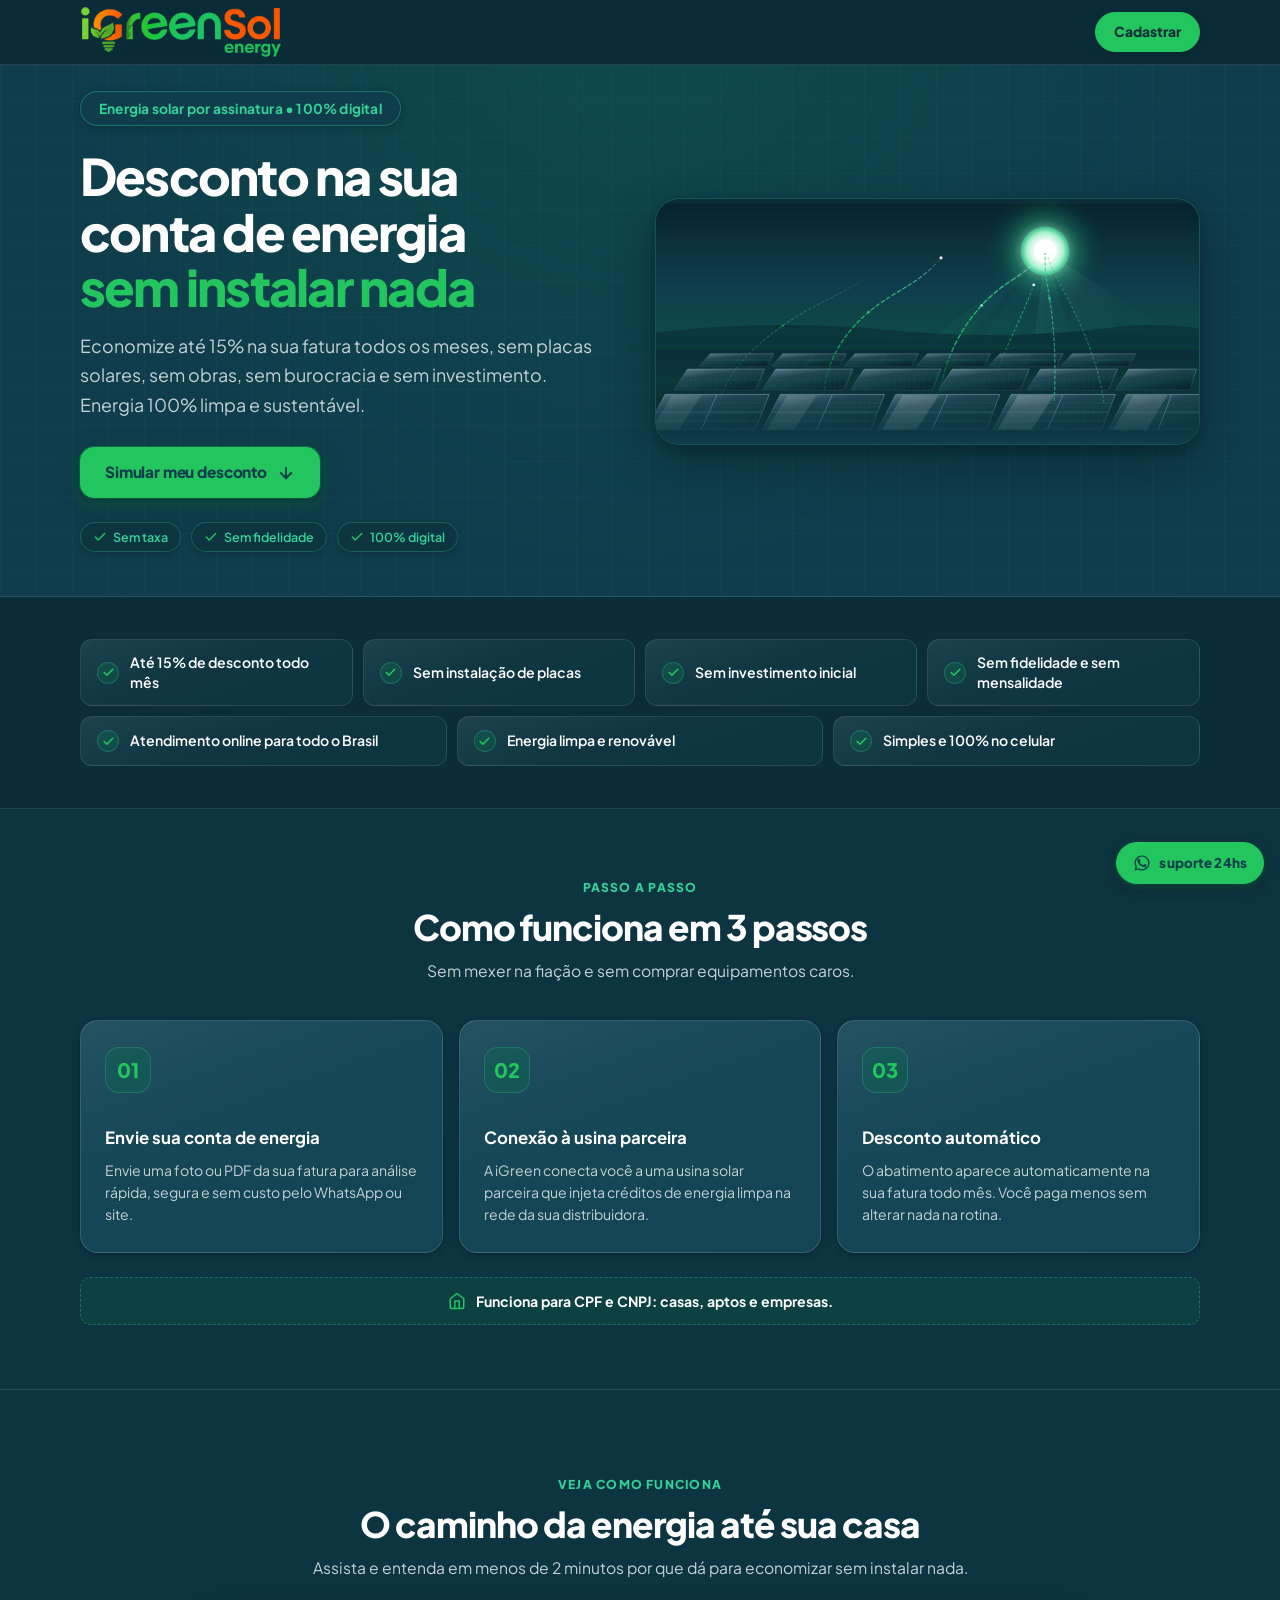
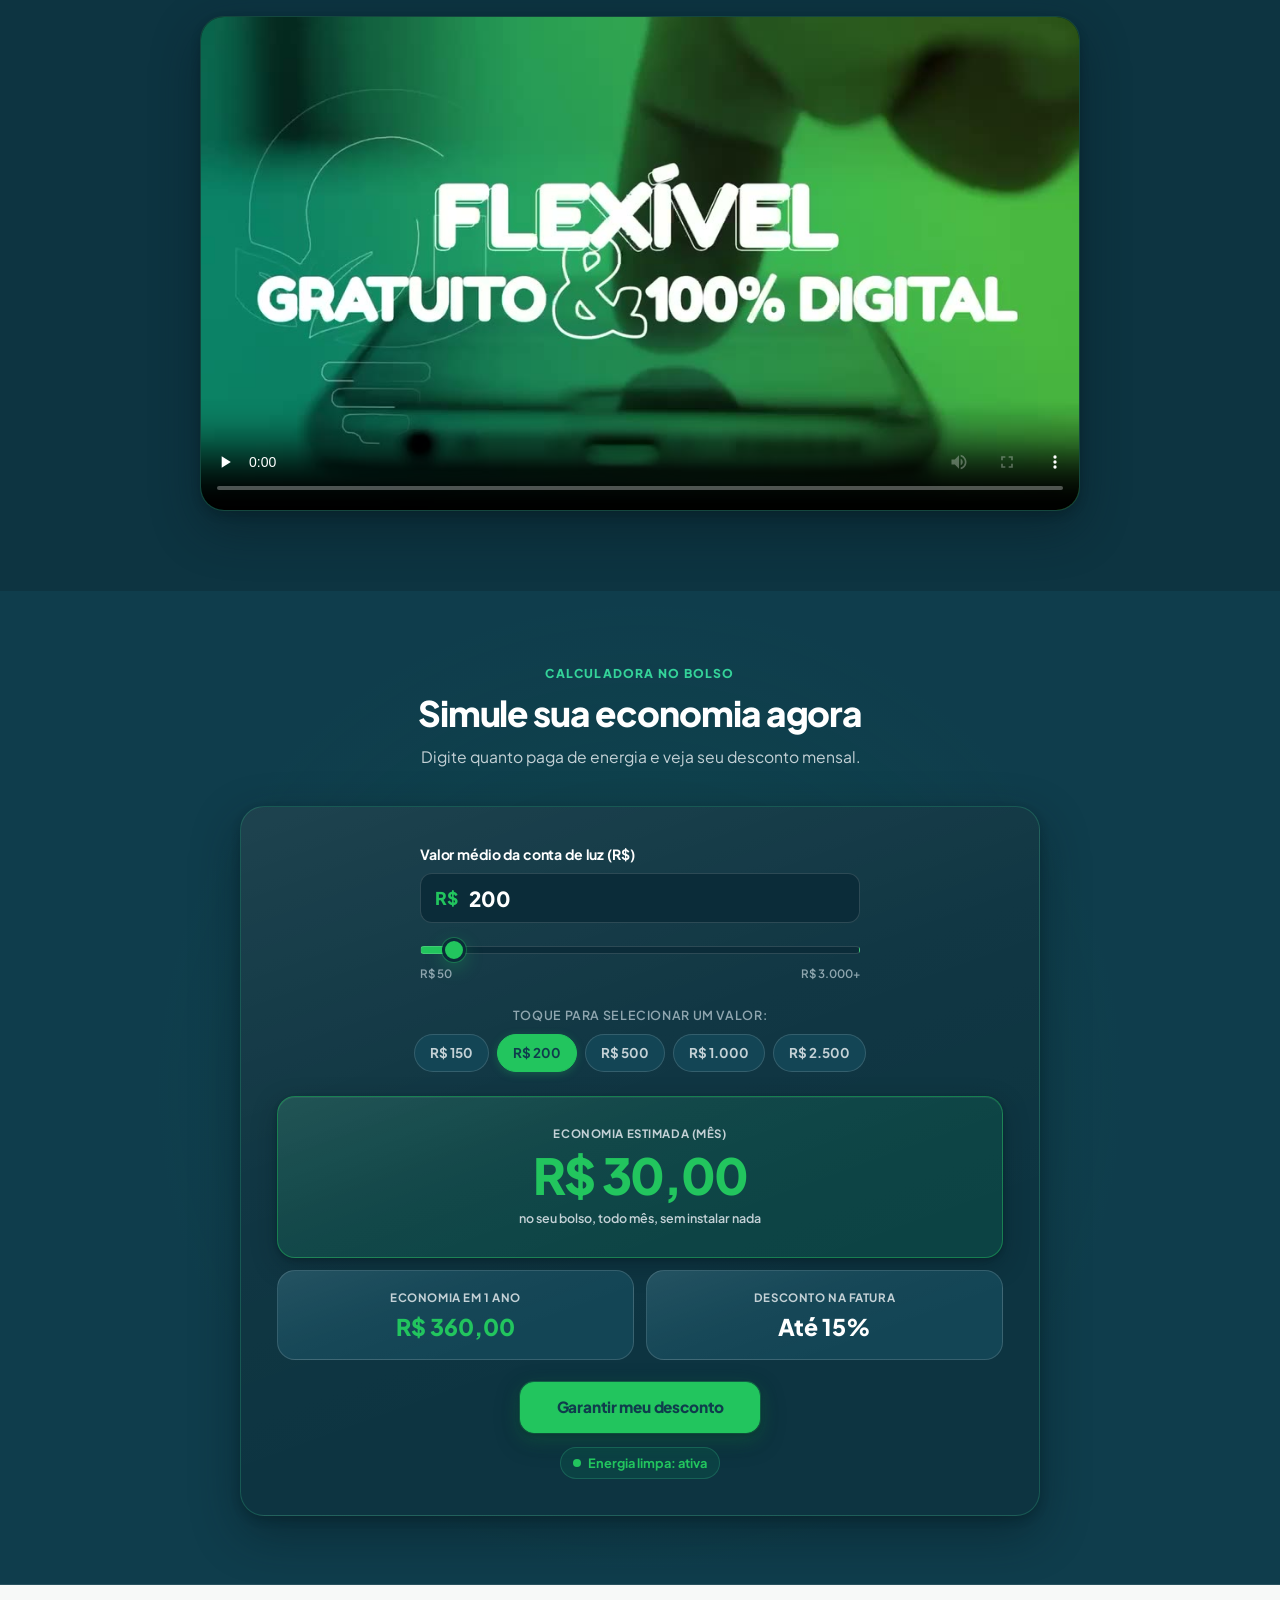
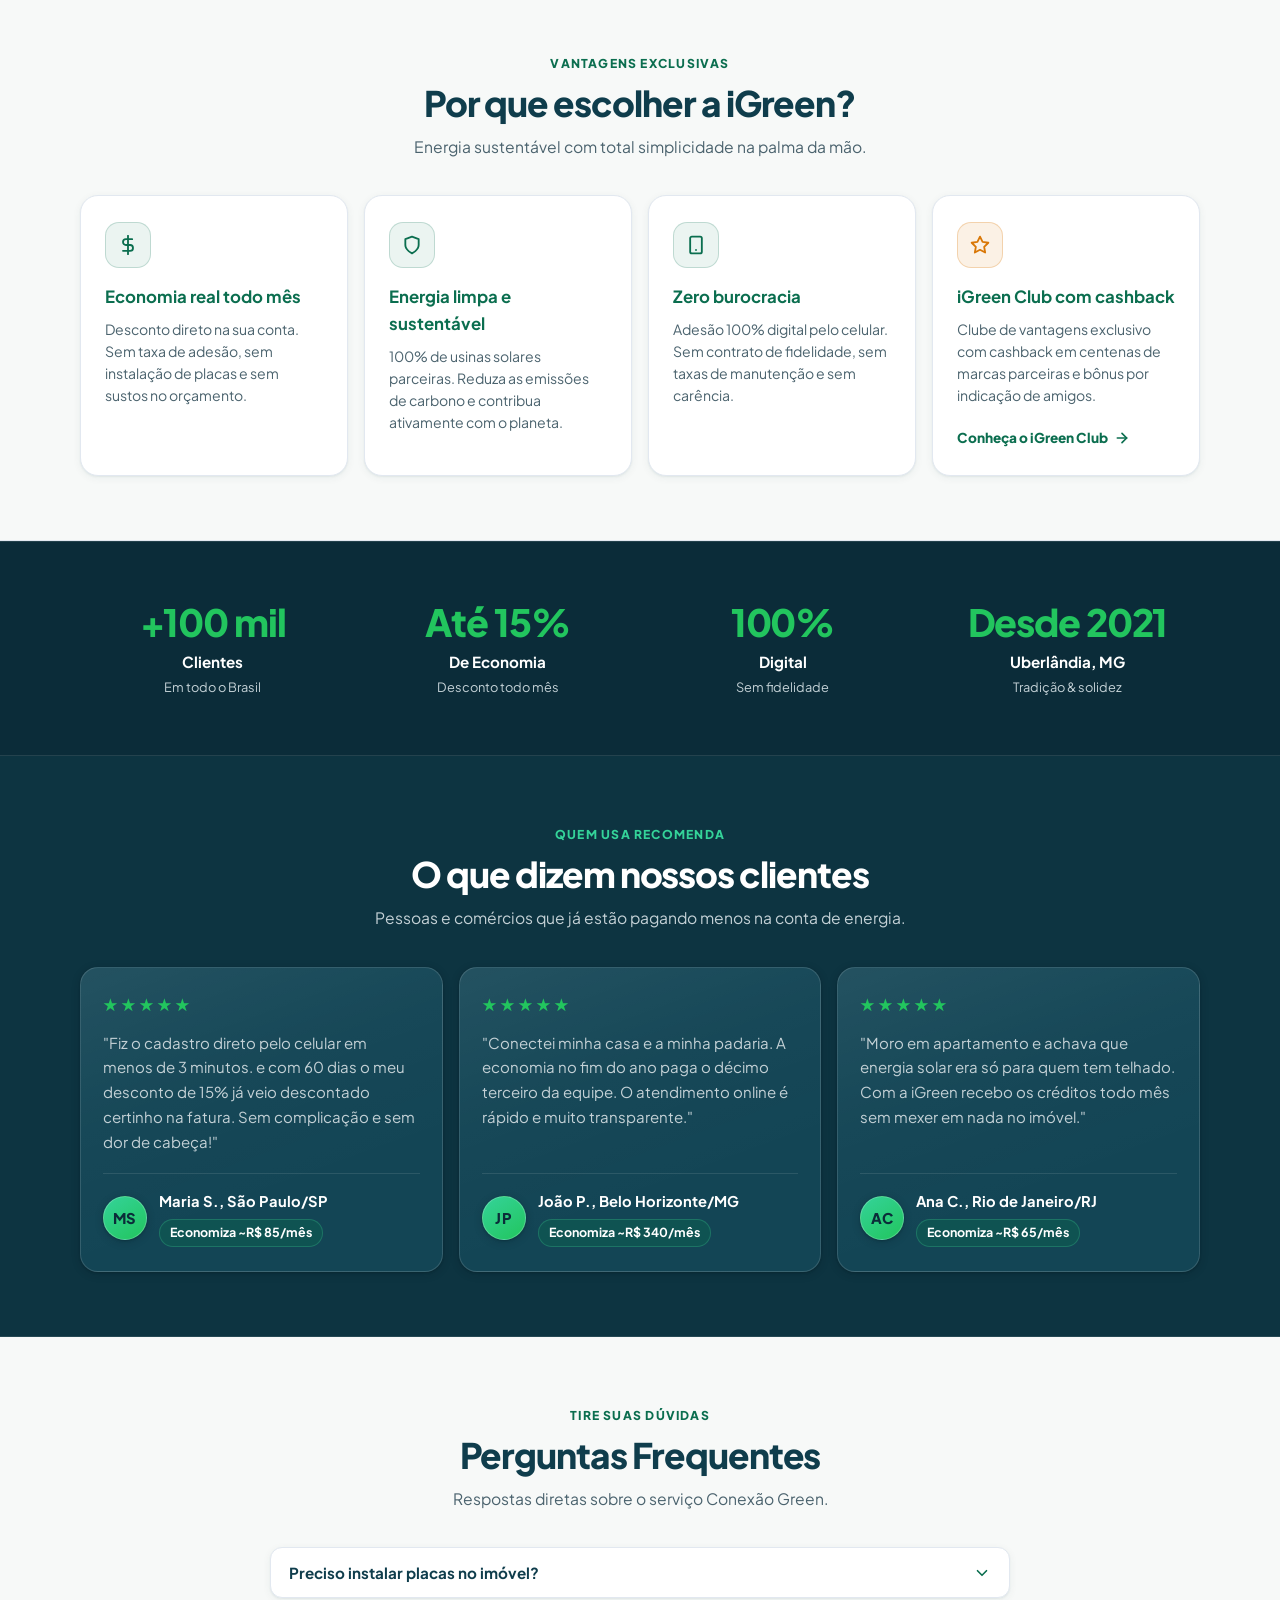
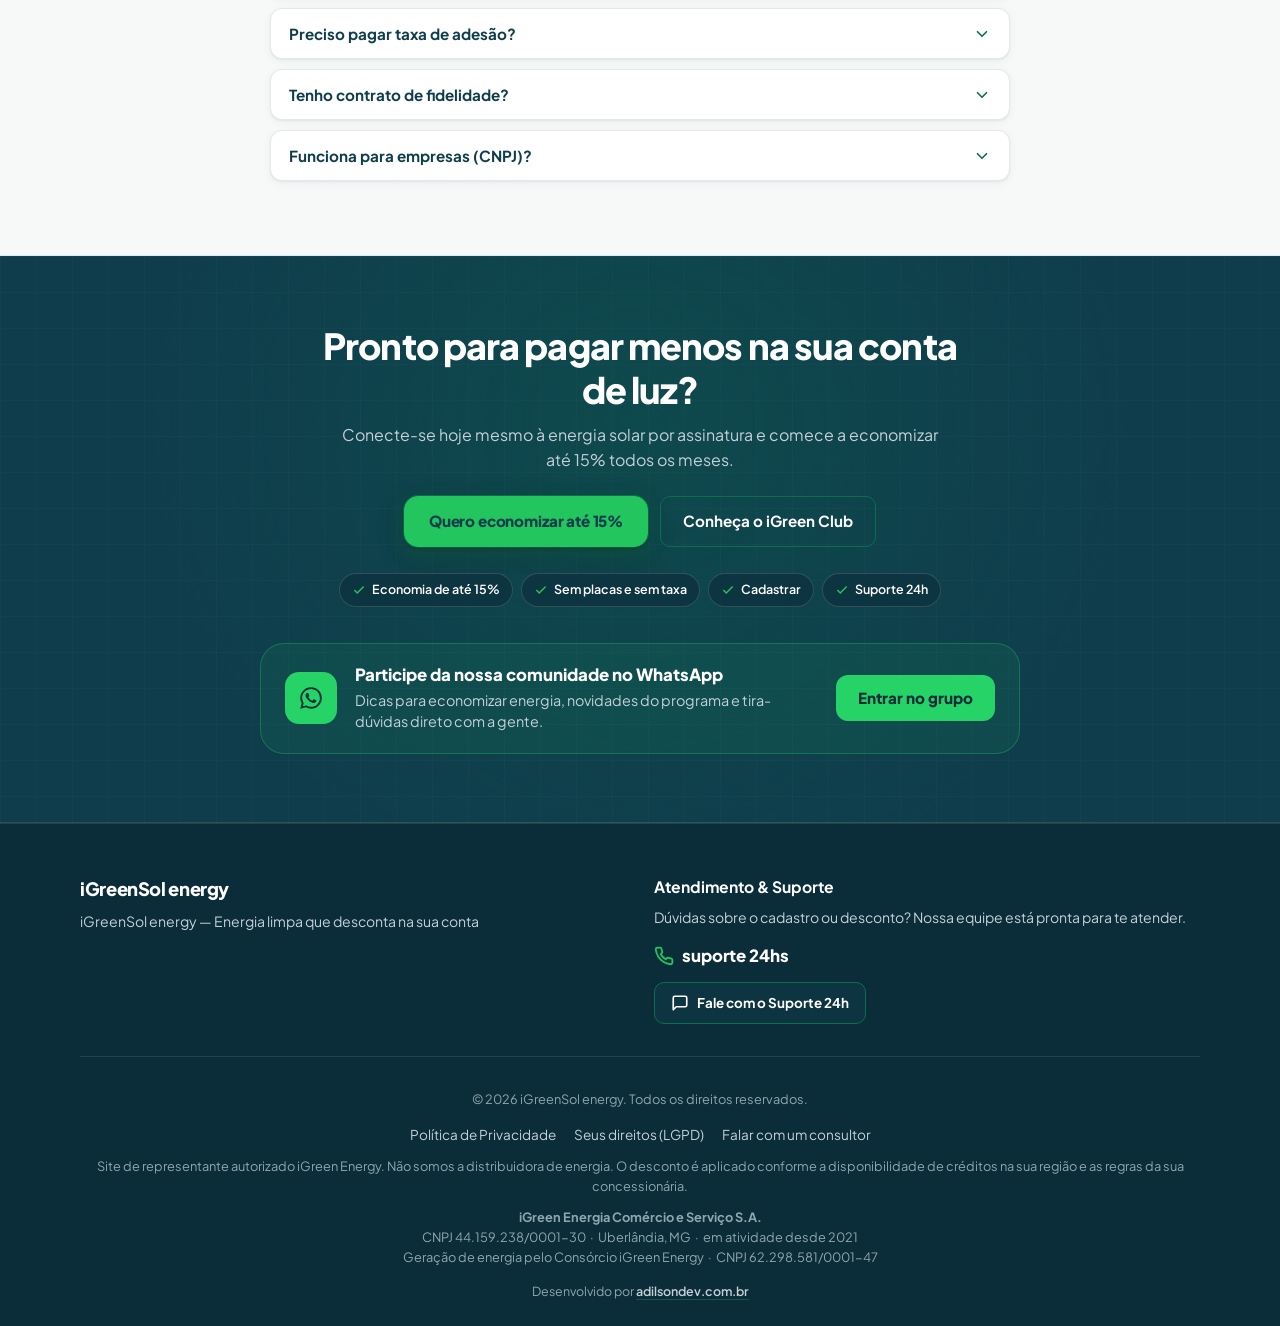
<file: index.html>
<!DOCTYPE html>
<html lang="pt-BR">
<head>
  <meta charset="UTF-8">
  <meta name="viewport" content="width=device-width, initial-scale=1.0">
  <title>iGreenSol energy — Desconto na Conta de Energia</title>
  <meta name="description" content="Economize até 15% na conta de luz todos os meses sem placas solares e sem obras. Economia inteligente e sustentável para todo o Brasil.">
  <meta name="theme-color" content="#0F3D4C">
  <meta name="robots" content="index, follow">
  <link rel="canonical" href="https://www.igreensol.com.br/">

  <!-- Open Graph / redes sociais -->
  <meta property="og:type" content="website">
  <meta property="og:locale" content="pt_BR">
  <meta property="og:site_name" content="iGreenSol energy">
  <meta property="og:title" content="iGreenSol energy — Desconto na Conta de Energia">
  <meta property="og:description" content="Economize até 15% na conta de luz todos os meses sem placas solares e sem obras.">
  <meta property="og:url" content="https://www.igreensol.com.br/">
  <meta property="og:image" content="https://www.igreensol.com.br/assets/og-image.jpg">
  <meta property="og:image:width" content="1200">
  <meta property="og:image:height" content="630">
  <meta property="og:image:alt" content="iGreenSol energy">
  <meta name="twitter:card" content="summary_large_image">
  <meta name="twitter:image" content="https://www.igreensol.com.br/assets/og-image.jpg">
  <meta name="twitter:title" content="iGreenSol energy — Desconto na Conta de Energia">
  <meta name="twitter:description" content="Economize até 15% na conta de luz todos os meses sem placas solares e sem obras.">

  <link rel="icon" type="image/svg+xml" href="assets/favicon.svg">
  <link rel="preconnect" href="https://fonts.googleapis.com">
  <link rel="preconnect" href="https://fonts.gstatic.com" crossorigin>
  <link rel="stylesheet" href="https://fonts.googleapis.com/css2?family=Plus+Jakarta+Sans:wght@400;500;600;700;800&display=swap">
  <link rel="stylesheet" href="css/styles.css?v=2026091701">
</head>
<body>

  <!-- TOPO: Header fixo -->
  <header class="site-header" id="header">
    <div class="shell-container">
      <nav class="header-nav" aria-label="Navegação Principal">
        <a href="#" class="brand-logo">
          <img src="assets/logo-dark.png?v=2026091701" width="583" height="150"
               alt="iGreenSol energy" class="brand-img">
        </a>

        <div>
          <a href="https://green.igreenenergy.com.br/?id=168451" target="_blank" rel="noopener" class="btn-nav-cadastrar" id="btn-top-cadastrar">
            Cadastrar
          </a>
        </div>
      </nav>
    </div>
  </header>

  <main>
    <!-- HERO -->
    <section class="hero-section">
      <div class="shell-container">
        <!-- Duas colunas no desktop (texto à esquerda, ilustração à direita) e
             uma coluna no celular. A ordem de cada área está em .hero-layout. -->
        <div class="hero-layout">

        <!-- Selo de Abertura do Hero -->
        <div class="hero-top-badge-wrap hero-in" style="--in-delay: 0.05s">
          <div class="hero-top-badge">
            Energia solar por assinatura • 100% digital
          </div>
        </div>

        <!-- Faixa Visual de Abertura (Hero Image: Fazenda Solar) -->
        <div class="hero-banner-wrapper hero-in" style="--in-delay: 0.15s">
          <div class="hero-banner-card">
            <svg class="solar-hero-svg" viewBox="0 0 1200 520" preserveAspectRatio="xMidYMid meet" role="img" aria-label="Ilustração de painéis solares gerando energia limpa" xmlns="http://www.w3.org/2000/svg">
              <defs>
                <!-- Gradientes do Céu -->
                <linearGradient id="skyGrad" x1="0%" y1="0%" x2="0%" y2="100%">
                  <stop offset="0%" stop-color="#08232D" />
                  <stop offset="35%" stop-color="#0F3D4C" />
                  <stop offset="70%" stop-color="#0E5148" />
                  <stop offset="100%" stop-color="#0B6E4F" />
                </linearGradient>

                <!-- Resplendor do Sol -->
                <radialGradient id="sunOuterGlow" cx="50%" cy="50%" r="50%">
                  <stop offset="0%" stop-color="#FFFFFF" stop-opacity="0.95" />
                  <stop offset="22%" stop-color="#E8FAF0" stop-opacity="0.75" />
                  <stop offset="50%" stop-color="#34C98A" stop-opacity="0.32" />
                  <stop offset="78%" stop-color="#0B6E4F" stop-opacity="0.12" />
                  <stop offset="100%" stop-color="#0F3D4C" stop-opacity="0" />
                </radialGradient>

                <radialGradient id="sunCoreGlow" cx="50%" cy="50%" r="50%">
                  <stop offset="0%" stop-color="#FFFFFF" />
                  <stop offset="45%" stop-color="#F7F9F8" />
                  <stop offset="75%" stop-color="#A7F3D0" />
                  <stop offset="100%" stop-color="#34C98A" stop-opacity="0.8" />
                </radialGradient>

                <!-- Gradiente de Raios de Luz -->
                <linearGradient id="lightRayGrad" x1="0%" y1="0%" x2="100%" y2="100%">
                  <stop offset="0%" stop-color="#FFFFFF" stop-opacity="0.22" />
                  <stop offset="40%" stop-color="#34C98A" stop-opacity="0.08" />
                  <stop offset="100%" stop-color="#0B6E4F" stop-opacity="0" />
                </linearGradient>

                <!-- Gradiente dos Painéis Fotovoltaicos (Reflexo & Células) -->
                <linearGradient id="panelBaseGrad" x1="0%" y1="0%" x2="100%" y2="100%">
                  <stop offset="0%" stop-color="#19485C" />
                  <stop offset="38%" stop-color="#0E3341" />
                  <stop offset="100%" stop-color="#081F28" />
                </linearGradient>

                <linearGradient id="panelGlossGrad" x1="20%" y1="0%" x2="80%" y2="100%">
                  <stop offset="0%" stop-color="#FFFFFF" stop-opacity="0.28" />
                  <stop offset="30%" stop-color="#FFFFFF" stop-opacity="0.08" />
                  <stop offset="60%" stop-color="#34C98A" stop-opacity="0.12" />
                  <stop offset="100%" stop-color="#0B6E4F" stop-opacity="0" />
                </linearGradient>

                <!-- Moldura de Alumínio -->
                <linearGradient id="frameGrad" x1="0%" y1="0%" x2="0%" y2="100%">
                  <stop offset="0%" stop-color="#557C8C" />
                  <stop offset="100%" stop-color="#28434F" />
                </linearGradient>

                <!-- Gradientes do Terreno -->
                <linearGradient id="groundGrad" x1="0%" y1="0%" x2="0%" y2="100%">
                  <stop offset="0%" stop-color="#0B2C39" />
                  <stop offset="35%" stop-color="#0B373A" />
                  <stop offset="70%" stop-color="#09282D" />
                  <stop offset="100%" stop-color="#071E24" />
                </linearGradient>

                <!-- Gradiente do Fluxo de Energia Limpa -->
                <linearGradient id="energyFlowA" x1="0%" y1="100%" x2="0%" y2="0%">
                  <stop offset="0%" stop-color="#0B6E4F" stop-opacity="0.1" />
                  <stop offset="40%" stop-color="#22C55E" stop-opacity="0.85" />
                  <stop offset="80%" stop-color="#34C98A" stop-opacity="0.9" />
                  <stop offset="100%" stop-color="#FFFFFF" stop-opacity="0" />
                </linearGradient>

                <linearGradient id="energyFlowB" x1="0%" y1="100%" x2="100%" y2="0%">
                  <stop offset="0%" stop-color="#22C55E" stop-opacity="0.2" />
                  <stop offset="50%" stop-color="#34C98A" stop-opacity="0.75" />
                  <stop offset="100%" stop-color="#A7F3D0" stop-opacity="0" />
                </linearGradient>

                <!-- Padrão da Grade de Células Fotovoltaicas (Perspectiva sutil) -->
                <pattern id="cellGridPattern" width="22" height="15" patternUnits="userSpaceOnUse">
                  <rect width="21" height="14" fill="none" stroke="#2D5A6E" stroke-width="0.7" />
                  <line x1="10.5" y1="0" x2="10.5" y2="14" stroke="#48788D" stroke-width="0.5" stroke-dasharray="2,1" />
                </pattern>
              </defs>

              <!-- CÉU -->
              <rect width="1200" height="520" fill="url(#skyGrad)" />

              <!-- RAIOS DE SOL EM PERSPECTIVA -->
              <g class="sun-rays" opacity="0.85">
                <polygon points="860,105 320,520 490,520" fill="url(#lightRayGrad)" />
                <polygon points="860,105 560,520 740,520" fill="url(#lightRayGrad)" opacity="0.7" />
                <polygon points="860,105 810,520 990,520" fill="url(#lightRayGrad)" opacity="0.8" />
                <polygon points="860,105 1060,520 1200,460 1200,320" fill="url(#lightRayGrad)" opacity="0.5" />
                <polygon points="860,105 130,520 270,520" fill="url(#lightRayGrad)" opacity="0.4" />
              </g>

              <!-- SOL LUMINOSO E RESPLENDOR -->
              <circle class="sun-glow" cx="860" cy="105" r="140" fill="url(#sunOuterGlow)" />
              <circle class="sun-core" cx="860" cy="105" r="54" fill="url(#sunCoreGlow)" />
              <circle cx="860" cy="105" r="24" fill="#FFFFFF" />

              <!-- HORIZONTE E MONTANHAS DISCRETAS -->
              <path d="M0,285 Q260,255 520,280 T1040,270 Q1120,265 1200,275 L1200,340 L0,340 Z" fill="#082A35" opacity="0.6" />
              <path d="M0,298 Q190,282 390,296 T860,288 Q1030,280 1200,294 L1200,360 L0,360 Z" fill="#0B343D" opacity="0.7" />
              
              <!-- LINHA SUTIL DE VEGETAÇÃO / ÁRVORES AO FUNDO -->
              <path d="M0,314 L1200,314 L1200,336 C1150,332 1110,328 1070,332 C1010,326 970,330 920,325 C840,332 790,327 720,331 C650,326 590,332 520,327 C440,331 390,326 310,331 C240,327 180,331 110,326 C60,330 20,328 0,334 Z" fill="#0A3F3B" opacity="0.65" />

              <!-- TERRENO / SOLO DA FAZENDA SOLAR -->
              <polygon points="0,322 1200,322 1200,520 0,520" fill="url(#groundGrad)" />

              <!-- ESTRUTURAS DE SUPORTE DOS PAINÉIS (PILARES E VIGAS METÁLICAS) -->
              <g stroke="#1F3C47" stroke-width="2.5" stroke-linecap="round">
                <!-- Suportes fileira traseira -->
                <line x1="210" y1="344" x2="210" y2="370" />
                <line x1="330" y1="344" x2="330" y2="370" />
                <line x1="470" y1="344" x2="470" y2="370" />
                <line x1="610" y1="344" x2="610" y2="370" />
                <line x1="750" y1="344" x2="750" y2="370" />
                <line x1="890" y1="344" x2="890" y2="370" />
                <line x1="1020" y1="344" x2="1020" y2="370" />

                <!-- Suportes fileira frontal -->
                <line x1="170" y1="440" x2="170" y2="505" stroke="#16323B" stroke-width="4.5" />
                <line x1="340" y1="440" x2="340" y2="505" stroke="#16323B" stroke-width="4.5" />
                <line x1="530" y1="440" x2="530" y2="505" stroke="#16323B" stroke-width="4.5" />
                <line x1="720" y1="440" x2="720" y2="505" stroke="#16323B" stroke-width="4.5" />
                <line x1="910" y1="440" x2="910" y2="505" stroke="#16323B" stroke-width="4.5" />
                <line x1="1080" y1="440" x2="1080" y2="505" stroke="#16323B" stroke-width="4.5" />
              </g>

              <!-- FILEIRA TRASEIRA DE PAINÉIS (EM PERSPECTIVA) -->
              <g opacity="0.92">
                <!-- Mesa 1 Tras -->
                <polygon points="120,332 260,332 245,360 95,360" fill="url(#panelBaseGrad)" stroke="url(#frameGrad)" stroke-width="1.2" />
                <polygon points="120,332 260,332 245,360 95,360" fill="url(#panelGlossGrad)" />
                <line x1="190" y1="332" x2="170" y2="360" stroke="#3D6475" stroke-width="0.8" />
                <line x1="107" y1="346" x2="252" y2="346" stroke="#3D6475" stroke-width="0.8" />

                <!-- Mesa 2 Tras -->
                <polygon points="280,332 420,332 405,360 255,360" fill="url(#panelBaseGrad)" stroke="url(#frameGrad)" stroke-width="1.2" />
                <polygon points="280,332 420,332 405,360 255,360" fill="url(#panelGlossGrad)" />
                <line x1="350" y1="332" x2="330" y2="360" stroke="#3D6475" stroke-width="0.8" />
                <line x1="267" y1="346" x2="412" y2="346" stroke="#3D6475" stroke-width="0.8" />

                <!-- Mesa 3 Tras -->
                <polygon points="440,332 580,332 565,360 415,360" fill="url(#panelBaseGrad)" stroke="url(#frameGrad)" stroke-width="1.2" />
                <polygon points="440,332 580,332 565,360 415,360" fill="url(#panelGlossGrad)" />
                <line x1="510" y1="332" x2="490" y2="360" stroke="#3D6475" stroke-width="0.8" />
                <line x1="427" y1="346" x2="572" y2="346" stroke="#3D6475" stroke-width="0.8" />

                <!-- Mesa 4 Tras -->
                <polygon points="600,332 740,332 725,360 575,360" fill="url(#panelBaseGrad)" stroke="url(#frameGrad)" stroke-width="1.2" />
                <polygon points="600,332 740,332 725,360 575,360" fill="url(#panelGlossGrad)" />
                <line x1="670" y1="332" x2="650" y2="360" stroke="#3D6475" stroke-width="0.8" />
                <line x1="587" y1="346" x2="732" y2="346" stroke="#3D6475" stroke-width="0.8" />

                <!-- Mesa 5 Tras -->
                <polygon points="760,332 900,332 885,360 735,360" fill="url(#panelBaseGrad)" stroke="url(#frameGrad)" stroke-width="1.2" />
                <polygon points="760,332 900,332 885,360 735,360" fill="url(#panelGlossGrad)" />
                <line x1="830" y1="332" x2="810" y2="360" stroke="#3D6475" stroke-width="0.8" />
                <line x1="747" y1="346" x2="892" y2="346" stroke="#3D6475" stroke-width="0.8" />

                <!-- Mesa 6 Tras -->
                <polygon points="920,332 1060,332 1045,360 895,360" fill="url(#panelBaseGrad)" stroke="url(#frameGrad)" stroke-width="1.2" />
                <polygon points="920,332 1060,332 1045,360 895,360" fill="url(#panelGlossGrad)" />
                <line x1="990" y1="332" x2="970" y2="360" stroke="#3D6475" stroke-width="0.8" />
                <line x1="907" y1="346" x2="1052" y2="346" stroke="#3D6475" stroke-width="0.8" />
              </g>

              <!-- FILEIRA INTERMEDIÁRIA DE PAINÉIS -->
              <g opacity="0.96">
                <!-- Mesa A Meio -->
                <polygon points="70,366 240,366 220,412 40,412" fill="url(#panelBaseGrad)" stroke="url(#frameGrad)" stroke-width="1.5" />
                <polygon points="70,366 240,366 220,412 40,412" fill="url(#panelGlossGrad)" />
                <polygon points="70,366 240,366 220,412 40,412" fill="url(#cellGridPattern)" opacity="0.45" />

                <!-- Mesa B Meio -->
                <polygon points="265,366 435,366 415,412 235,412" fill="url(#panelBaseGrad)" stroke="url(#frameGrad)" stroke-width="1.5" />
                <polygon points="265,366 435,366 415,412 235,412" fill="url(#panelGlossGrad)" />
                <polygon points="265,366 435,366 415,412 235,412" fill="url(#cellGridPattern)" opacity="0.45" />

                <!-- Mesa C Meio -->
                <polygon points="460,366 630,366 610,412 430,412" fill="url(#panelBaseGrad)" stroke="url(#frameGrad)" stroke-width="1.5" />
                <polygon points="460,366 630,366 610,412 430,412" fill="url(#panelGlossGrad)" />
                <polygon points="460,366 630,366 610,412 430,412" fill="url(#cellGridPattern)" opacity="0.45" />

                <!-- Mesa D Meio -->
                <polygon points="655,366 825,366 805,412 625,412" fill="url(#panelBaseGrad)" stroke="url(#frameGrad)" stroke-width="1.5" />
                <polygon points="655,366 825,366 805,412 625,412" fill="url(#panelGlossGrad)" />
                <polygon points="655,366 825,366 805,412 625,412" fill="url(#cellGridPattern)" opacity="0.45" />

                <!-- Mesa E Meio -->
                <polygon points="850,366 1020,366 1000,412 820,412" fill="url(#panelBaseGrad)" stroke="url(#frameGrad)" stroke-width="1.5" />
                <polygon points="850,366 1020,366 1000,412 820,412" fill="url(#panelGlossGrad)" />
                <polygon points="850,366 1020,366 1000,412 820,412" fill="url(#cellGridPattern)" opacity="0.45" />

                <!-- Mesa F Meio -->
                <polygon points="1045,366 1195,366 1180,412 1015,412" fill="url(#panelBaseGrad)" stroke="url(#frameGrad)" stroke-width="1.5" />
                <polygon points="1045,366 1195,366 1180,412 1015,412" fill="url(#panelGlossGrad)" />
              </g>

              <!-- FILEIRA FRONTAL PRINCIPAL (ALTO DETALHAMENTO E CONTRASTE) -->
              <g>
                <!-- Bloco Frontal 1 -->
                <polygon points="20,422 250,422 220,500 -20,500" fill="url(#panelBaseGrad)" stroke="url(#frameGrad)" stroke-width="2.2" />
                <polygon points="20,422 250,422 220,500 -20,500" fill="url(#panelGlossGrad)" />
                <polygon points="20,422 250,422 220,500 -20,500" fill="url(#cellGridPattern)" opacity="0.55" />
                <!-- Divisórias e barramentos prateados -->
                <line x1="135" y1="422" x2="100" y2="500" stroke="#7199AA" stroke-width="1.8" />
                <line x1="-3" y1="461" x2="235" y2="461" stroke="#5E8394" stroke-width="1.4" />
                <line x1="7" y1="441" x2="242" y2="441" stroke="#3D6475" stroke-width="0.9" />
                <line x1="-12" y1="481" x2="227" y2="481" stroke="#3D6475" stroke-width="0.9" />
                <!-- Reflexo especular elegante -->
                <polygon points="35,424 100,424 50,500 -10,500" fill="#FFFFFF" opacity="0.14" />

                <!-- Bloco Frontal 2 -->
                <polygon points="275,422 505,422 475,500 235,500" fill="url(#panelBaseGrad)" stroke="url(#frameGrad)" stroke-width="2.2" />
                <polygon points="275,422 505,422 475,500 235,500" fill="url(#panelGlossGrad)" />
                <polygon points="275,422 505,422 475,500 235,500" fill="url(#cellGridPattern)" opacity="0.55" />
                <line x1="390" y1="422" x2="355" y2="500" stroke="#7199AA" stroke-width="1.8" />
                <line x1="255" y1="461" x2="490" y2="461" stroke="#5E8394" stroke-width="1.4" />
                <line x1="265" y1="441" x2="497" y2="441" stroke="#3D6475" stroke-width="0.9" />
                <line x1="245" y1="481" x2="482" y2="481" stroke="#3D6475" stroke-width="0.9" />
                <polygon points="290,424 355,424 305,500 245,500" fill="#FFFFFF" opacity="0.16" />

                <!-- Bloco Frontal 3 -->
                <polygon points="530,422 760,422 730,500 490,500" fill="url(#panelBaseGrad)" stroke="url(#frameGrad)" stroke-width="2.2" />
                <polygon points="530,422 760,422 730,500 490,500" fill="url(#panelGlossGrad)" />
                <polygon points="530,422 760,422 730,500 490,500" fill="url(#cellGridPattern)" opacity="0.55" />
                <line x1="645" y1="422" x2="610" y2="500" stroke="#7199AA" stroke-width="1.8" />
                <line x1="510" y1="461" x2="745" y2="461" stroke="#5E8394" stroke-width="1.4" />
                <line x1="520" y1="441" x2="752" y2="441" stroke="#3D6475" stroke-width="0.9" />
                <line x1="500" y1="481" x2="737" y2="481" stroke="#3D6475" stroke-width="0.9" />
                <!-- Reflexo mais forte alinhado com o sol -->
                <polygon points="545,424 625,424 575,500 500,500" fill="#FFFFFF" opacity="0.22" />

                <!-- Bloco Frontal 4 -->
                <polygon points="785,422 1015,422 985,500 745,500" fill="url(#panelBaseGrad)" stroke="url(#frameGrad)" stroke-width="2.2" />
                <polygon points="785,422 1015,422 985,500 745,500" fill="url(#panelGlossGrad)" />
                <polygon points="785,422 1015,422 985,500 745,500" fill="url(#cellGridPattern)" opacity="0.55" />
                <line x1="900" y1="422" x2="865" y2="500" stroke="#7199AA" stroke-width="1.8" />
                <line x1="765" y1="461" x2="1000" y2="461" stroke="#5E8394" stroke-width="1.4" />
                <line x1="775" y1="441" x2="1007" y2="441" stroke="#3D6475" stroke-width="0.9" />
                <line x1="755" y1="481" x2="992" y2="481" stroke="#3D6475" stroke-width="0.9" />
                <polygon points="800,424 880,424 830,500 755,500" fill="#FFFFFF" opacity="0.24" />

                <!-- Bloco Frontal 5 -->
                <polygon points="1040,422 1240,422 1215,500 1000,500" fill="url(#panelBaseGrad)" stroke="url(#frameGrad)" stroke-width="2.2" />
                <polygon points="1040,422 1240,422 1215,500 1000,500" fill="url(#panelGlossGrad)" />
                <polygon points="1040,422 1240,422 1215,500 1000,500" fill="url(#cellGridPattern)" opacity="0.55" />
                <line x1="1140" y1="422" x2="1110" y2="500" stroke="#7199AA" stroke-width="1.8" />
                <line x1="1020" y1="461" x2="1227" y2="461" stroke="#5E8394" stroke-width="1.4" />
                <polygon points="1055,424 1130,424 1085,500 1010,500" fill="#FFFFFF" opacity="0.18" />
              </g>

              <!-- FLUXOS DE ENERGIA LIMPA (LINHAS VETORIAIS SUTIS GERANDO ENERGIA) -->
              <g fill="none" stroke-linecap="round">
                <!-- Fluxo Principal Central -->
                <path class="energy-flow" style="--dash-loop: -28; --flow-time: 2.6s" d="M370,440 C370,360 410,290 470,240 S580,180 630,120" stroke="url(#energyFlowA)" stroke-width="2.6" stroke-dasharray="8,6" />
                <path class="energy-flow" style="--dash-loop: -32; --flow-time: 2.1s" d="M625,435 C635,350 670,280 720,225 S810,165 850,115" stroke="url(#energyFlowA)" stroke-width="3" stroke-dasharray="10,6" />
                <path class="energy-flow" style="--dash-loop: -24; --flow-time: 3s" d="M880,435 C885,360 880,270 870,210 S860,150 860,110" stroke="url(#energyFlowB)" stroke-width="2.8" stroke-dasharray="6,6" />

                <!-- Ondas Suaves Secundárias -->
                <path class="energy-flow energy-flow-soft" style="--dash-loop: -22; --flow-time: 3.6s" d="M140,445 C150,380 210,320 280,270 S420,200 480,150" stroke="url(#energyFlowB)" stroke-width="2" opacity="0.8" />
                <path class="energy-flow energy-flow-soft" style="--dash-loop: -22; --flow-time: 2.9s" d="M750,385 C770,320 810,250 835,180" stroke="url(#energyFlowA)" stroke-width="2.2" opacity="0.85" />
                <path class="energy-flow energy-flow-soft" style="--dash-loop: -22; --flow-time: 3.3s" d="M990,440 C980,365 950,290 920,230 S880,160 865,115" stroke="url(#energyFlowB)" stroke-width="2.2" opacity="0.75" />

                <!-- Pequenos Nódulos / Fótons de Energia Limpa -->
                <circle class="energy-node" style="--pulse-delay: 0s" cx="630" cy="120" r="3.5" fill="#FFFFFF" opacity="0.9" />
                <circle class="energy-node" style="--pulse-delay: 0.4s" cx="720" cy="225" r="3" fill="#A7F3D0" opacity="0.85" />
                <circle class="energy-node" style="--pulse-delay: 0.9s" cx="470" cy="240" r="3" fill="#34C98A" opacity="0.8" />
                <circle class="energy-node" style="--pulse-delay: 1.3s" cx="835" cy="180" r="3" fill="#FFFFFF" opacity="0.95" />
                <circle class="energy-node" style="--pulse-delay: 0.6s" cx="870" cy="210" r="3" fill="#34C98A" opacity="0.85" />
                <circle class="energy-node" style="--pulse-delay: 1.7s" cx="280" cy="270" r="2.5" fill="#22C55E" opacity="0.7" />
              </g>

              <!-- DETALHE DE RELVA / TEXTURA RASTEIRA AO LONGO DA BORDA INFERIOR -->
              <path d="M0,518 Q300,514 600,517 T1200,516 L1200,520 L0,520 Z" fill="#06181E" />
            </svg>
          </div>
        </div>

        <div class="hero-copy">
        <h1 class="hero-title hero-in" style="--in-delay: 0.3s">
          Desconto na sua conta de energia <span class="text-green">sem instalar nada</span>
        </h1>

        <p class="hero-subtitle hero-in" style="--in-delay: 0.4s">
          Economize até 15% na sua fatura todos os meses, sem placas solares, sem obras, sem burocracia e sem investimento. Energia 100% limpa e sustentável.
        </p>

        <div class="hero-cta-wrap hero-in" style="--in-delay: 0.5s">
          <a href="#calculadora" class="cta-btn-primary" id="btn-hero-simulate">
            <span>Simular meu desconto</span>
            <svg width="20" height="20" viewBox="0 0 24 24" fill="none" stroke="currentColor" stroke-width="2.5" stroke-linecap="round" stroke-linejoin="round" aria-hidden="true">
              <line x1="12" y1="5" x2="12" y2="19"></line>
              <polyline points="19 12 12 19 5 12"></polyline>
            </svg>
          </a>
        </div>

        <div class="hero-badges-grid hero-in" style="--in-delay: 0.6s" aria-label="Vantagens principais">
          <div class="mini-badge">
            <svg width="18" height="18" viewBox="0 0 24 24" fill="none" stroke="currentColor" stroke-width="2.5" stroke-linecap="round" stroke-linejoin="round" aria-hidden="true"><polyline points="20 6 9 17 4 12"></polyline></svg>
            <span>Sem taxa</span>
          </div>
          <div class="mini-badge">
            <svg width="18" height="18" viewBox="0 0 24 24" fill="none" stroke="currentColor" stroke-width="2.5" stroke-linecap="round" stroke-linejoin="round" aria-hidden="true"><polyline points="20 6 9 17 4 12"></polyline></svg>
            <span>Sem fidelidade</span>
          </div>
          <div class="mini-badge">
            <svg width="18" height="18" viewBox="0 0 24 24" fill="none" stroke="currentColor" stroke-width="2.5" stroke-linecap="round" stroke-linejoin="round" aria-hidden="true"><polyline points="20 6 9 17 4 12"></polyline></svg>
            <span>100% digital</span>
          </div>
        </div>
        </div><!-- /.hero-copy -->
        </div><!-- /.hero-layout -->
      </div>
    </section>

    <!-- LISTA DE BENEFÍCIOS -->
    <section class="benefits-strip" aria-label="Benefícios da iGreen">
      <div class="shell-container">
        <div class="benefits-grid reveal">
          <div class="benefit-item">
            <div class="benefit-check" aria-hidden="true">
              <svg width="16" height="16" viewBox="0 0 24 24" fill="none" stroke="currentColor" stroke-width="3" stroke-linecap="round" stroke-linejoin="round"><polyline points="20 6 9 17 4 12"></polyline></svg>
            </div>
            <span class="benefit-text">Até 15% de desconto todo mês</span>
          </div>
          <div class="benefit-item">
            <div class="benefit-check" aria-hidden="true">
              <svg width="16" height="16" viewBox="0 0 24 24" fill="none" stroke="currentColor" stroke-width="3" stroke-linecap="round" stroke-linejoin="round"><polyline points="20 6 9 17 4 12"></polyline></svg>
            </div>
            <span class="benefit-text">Sem instalação de placas</span>
          </div>
          <div class="benefit-item">
            <div class="benefit-check" aria-hidden="true">
              <svg width="16" height="16" viewBox="0 0 24 24" fill="none" stroke="currentColor" stroke-width="3" stroke-linecap="round" stroke-linejoin="round"><polyline points="20 6 9 17 4 12"></polyline></svg>
            </div>
            <span class="benefit-text">Sem investimento inicial</span>
          </div>
          <div class="benefit-item">
            <div class="benefit-check" aria-hidden="true">
              <svg width="16" height="16" viewBox="0 0 24 24" fill="none" stroke="currentColor" stroke-width="3" stroke-linecap="round" stroke-linejoin="round"><polyline points="20 6 9 17 4 12"></polyline></svg>
            </div>
            <span class="benefit-text">Sem fidelidade e sem mensalidade</span>
          </div>
          <div class="benefit-item">
            <div class="benefit-check" aria-hidden="true">
              <svg width="16" height="16" viewBox="0 0 24 24" fill="none" stroke="currentColor" stroke-width="3" stroke-linecap="round" stroke-linejoin="round"><polyline points="20 6 9 17 4 12"></polyline></svg>
            </div>
            <span class="benefit-text">Atendimento online para todo o Brasil</span>
          </div>
          <div class="benefit-item">
            <div class="benefit-check" aria-hidden="true">
              <svg width="16" height="16" viewBox="0 0 24 24" fill="none" stroke="currentColor" stroke-width="3" stroke-linecap="round" stroke-linejoin="round"><polyline points="20 6 9 17 4 12"></polyline></svg>
            </div>
            <span class="benefit-text">Energia limpa e renovável</span>
          </div>
          <div class="benefit-item">
            <div class="benefit-check" aria-hidden="true">
              <svg width="16" height="16" viewBox="0 0 24 24" fill="none" stroke="currentColor" stroke-width="3" stroke-linecap="round" stroke-linejoin="round"><polyline points="20 6 9 17 4 12"></polyline></svg>
            </div>
            <span class="benefit-text">Simples e 100% no celular</span>
          </div>
        </div>
      </div>
    </section>

    <!-- COMO FUNCIONA -->
    <section class="steps-section">
      <div class="shell-container">
        <div class="section-head reveal">
          <span class="section-tag">Passo a Passo</span>
          <h2 class="section-title">Como funciona em 3 passos</h2>
          <p class="section-desc">Sem mexer na fiação e sem comprar equipamentos caros.</p>
        </div>

        <div class="steps-grid reveal">
          <!-- 01 -->
          <div class="step-card">
            <div class="step-number" aria-hidden="true">01</div>
            <h3 class="step-title">Envie sua conta de energia</h3>
            <p class="step-desc">Envie uma foto ou PDF da sua fatura para análise rápida, segura e sem custo pelo WhatsApp ou site.</p>
          </div>

          <!-- 02 -->
          <div class="step-card">
            <div class="step-number" aria-hidden="true">02</div>
            <h3 class="step-title">Conexão à usina parceira</h3>
            <p class="step-desc">A iGreen conecta você a uma usina solar parceira que injeta créditos de energia limpa na rede da sua distribuidora.</p>
          </div>

          <!-- 03 -->
          <div class="step-card">
            <div class="step-number" aria-hidden="true">03</div>
            <h3 class="step-title">Desconto automático</h3>
            <p class="step-desc">O abatimento aparece automaticamente na sua fatura todo mês. Você paga menos sem alterar nada na rotina.</p>
          </div>
        </div>

        <div class="step-audience-banner">
          <svg width="22" height="22" viewBox="0 0 24 24" fill="none" stroke="currentColor" stroke-width="2" stroke-linecap="round" stroke-linejoin="round" aria-hidden="true">
            <path d="M3 9l9-7 9 7v11a2 2 0 0 1-2 2H5a2 2 0 0 1-2-2z"></path>
            <polyline points="9 22 9 12 15 12 15 22"></polyline>
          </svg>
          <span>Funciona para CPF e CNPJ: casas, aptos e empresas.</span>
        </div>
      </div>
    </section>

    <!-- VÍDEO -->
    <section class="video-section">
      <div class="shell-container">
        <div class="section-head reveal">
          <span class="section-tag">Veja como funciona</span>
          <h2 class="section-title">O caminho da energia até sua casa</h2>
          <p class="section-desc">Assista e entenda em menos de 2 minutos por que dá para economizar sem instalar nada.</p>
        </div>

        <!-- preload="none" evita baixar os 7,7 MB de quem nunca dá play.
             O poster carrega no lugar e o vídeo só é buscado ao clicar. -->
        <div class="video-frame reveal">
          <video
            id="video-institucional"
            class="video-player"
            controls
            preload="none"
            playsinline
            poster="assets/igreen-capa.jpg?v=2026091701"
            width="1024" height="576">
            <source src="assets/igreen.mp4?v=2026091701" type="video/mp4">
            Seu navegador não consegue exibir este vídeo.
            <a href="assets/igreen.mp4">Baixe o arquivo</a> para assistir.
          </video>
        </div>
      </div>
    </section>

    <!-- CALCULADORA -->
    <section class="calculator-section" id="calculadora">
      <div class="shell-container">
        <div class="section-head reveal">
          <span class="section-tag">Calculadora no Bolso</span>
          <h2 class="section-title">Simule sua economia agora</h2>
          <p class="section-desc">Digite quanto paga de energia e veja seu desconto mensal.</p>
        </div>

        <div class="calculator-box reveal">
          <div class="calc-input-wrapper">
            <label for="bill-input" class="calc-label">Valor médio da conta de luz (R$)</label>
            <div class="input-group">
              <span class="input-prefix" aria-hidden="true">R$</span>
              <input type="number" id="bill-input" class="calc-input" min="0" step="10" value="200" placeholder="0,00" inputmode="decimal">
            </div>
          </div>

          <!-- O slider e o campo numérico controlam o mesmo valor: mexer em um
               atualiza o outro. O slider é só um atalho, então fica fora da
               ordem de tabulação (o campo acima já cobre o teclado e o leitor
               de tela, e o par duplicado só atrapalharia). -->
          <div class="calc-slider-wrapper">
            <input type="range" id="bill-slider" class="calc-slider"
                   min="50" max="3000" step="10" value="200"
                   tabindex="-1" aria-hidden="true">
            <div class="calc-slider-scale" aria-hidden="true">
              <span>R$ 50</span>
              <span>R$ 3.000+</span>
            </div>
          </div>

          <div class="quick-chips-wrapper">
            <span class="quick-chips-label">Toque para selecionar um valor:</span>
            <div class="quick-chips" role="group" aria-label="Valores rápidos">
              <button type="button" class="chip-btn" data-val="150">R$ 150</button>
              <button type="button" class="chip-btn active" data-val="200">R$ 200</button>
              <button type="button" class="chip-btn" data-val="500">R$ 500</button>
              <button type="button" class="chip-btn" data-val="1000">R$ 1.000</button>
              <button type="button" class="chip-btn" data-val="2500">R$ 2.500</button>
            </div>
          </div>

          <!-- Cards de Resultado. A economia mensal é o número que importa, então
               ocupa a linha inteira; os outros dois dão o contexto. -->
          <div class="calc-results-grid">
            <div class="res-card res-primary">
              <span class="res-label">Economia estimada (mês)</span>
              <div class="res-value green" id="res-month">R$ 30,00</div>
              <span class="res-foot">no seu bolso, todo mês, sem instalar nada</span>
            </div>

            <div class="res-card">
              <span class="res-label">Economia em 1 ano</span>
              <div class="res-value green" id="res-year">R$ 360,00</div>
            </div>

            <div class="res-card">
              <span class="res-label">Desconto na fatura</span>
              <div class="res-value">Até 15%</div>
            </div>
          </div>

          <div class="calc-cta-wrap">
            <a href="https://green.igreenenergy.com.br/?id=168451" target="_blank" rel="noopener" class="cta-btn-primary" id="btn-guarantee">
              Garantir meu desconto
            </a>
            <span class="res-badge-status">
              <span class="status-dot" aria-hidden="true"></span>
              Energia limpa: ativa
            </span>
          </div>
        </div>
      </div>
    </section>

    <!-- DIFERENCIAIS -->
    <section class="features-section">
      <div class="shell-container">
        <div class="section-head reveal">
          <span class="section-tag">Vantagens Exclusivas</span>
          <h2 class="section-title">Por que escolher a iGreen?</h2>
          <p class="section-desc">Energia sustentável com total simplicidade na palma da mão.</p>
        </div>

        <div class="features-grid reveal">
          <!-- Card 1 -->
          <div class="feature-card">
            <div>
              <div class="feature-icon-wrap" aria-hidden="true">
                <svg width="24" height="24" viewBox="0 0 24 24" fill="none" stroke="currentColor" stroke-width="2.2" stroke-linecap="round" stroke-linejoin="round">
                  <line x1="12" y1="1" x2="12" y2="23"></line>
                  <path d="M17 5H9.5a3.5 3.5 0 0 0 0 7h5a3.5 3.5 0 0 1 0 7H6"></path>
                </svg>
              </div>
              <h3 class="feature-title">Economia real todo mês</h3>
              <p class="feature-desc">Desconto direto na sua conta. Sem taxa de adesão, sem instalação de placas e sem sustos no orçamento.</p>
            </div>
          </div>

          <!-- Card 2 -->
          <div class="feature-card">
            <div>
              <div class="feature-icon-wrap" aria-hidden="true">
                <svg width="24" height="24" viewBox="0 0 24 24" fill="none" stroke="currentColor" stroke-width="2.2" stroke-linecap="round" stroke-linejoin="round">
                  <path d="M12 22s8-4 8-10V5l-8-3-8 3v7c0 6 8 10 8 10z"></path>
                </svg>
              </div>
              <h3 class="feature-title">Energia limpa e sustentável</h3>
              <p class="feature-desc">100% de usinas solares parceiras. Reduza as emissões de carbono e contribua ativamente com o planeta.</p>
            </div>
          </div>

          <!-- Card 3 -->
          <div class="feature-card">
            <div>
              <div class="feature-icon-wrap" aria-hidden="true">
                <svg width="24" height="24" viewBox="0 0 24 24" fill="none" stroke="currentColor" stroke-width="2.2" stroke-linecap="round" stroke-linejoin="round">
                  <rect x="5" y="2" width="14" height="20" rx="2" ry="2"></rect>
                  <line x1="12" y1="18" x2="12.01" y2="18"></line>
                </svg>
              </div>
              <h3 class="feature-title">Zero burocracia</h3>
              <p class="feature-desc">Adesão 100% digital pelo celular. Sem contrato de fidelidade, sem taxas de manutenção e sem carência.</p>
            </div>
          </div>

          <!-- Card 4 (iGreen Club) -->
          <div class="feature-card gold-theme">
            <div>
              <div class="feature-icon-wrap" aria-hidden="true">
                <svg width="24" height="24" viewBox="0 0 24 24" fill="none" stroke="currentColor" stroke-width="2.2" stroke-linecap="round" stroke-linejoin="round">
                  <polygon points="12 2 15.09 8.26 22 9.27 17 14.14 18.18 21.02 12 17.77 5.82 21.02 7 14.14 2 9.27 8.91 8.26 12 2"></polygon>
                </svg>
              </div>
              <h3 class="feature-title">iGreen Club com cashback</h3>
              <p class="feature-desc">Clube de vantagens exclusivo com cashback em centenas de marcas parceiras e bônus por indicação de amigos.</p>
            </div>
            <div>
              <a href="https://club.igreenenergy.com.br/?ref=82a1be9c-392d-4364-9ffb-b93e64669b71" target="_blank" rel="noopener" class="btn-link-action" id="btn-igreen-club">
                <span>Conheça o iGreen Club</span>
                <svg width="16" height="16" viewBox="0 0 24 24" fill="none" stroke="currentColor" stroke-width="2.5" stroke-linecap="round" stroke-linejoin="round"><line x1="5" y1="12" x2="19" y2="12"></line><polyline points="12 5 19 12 12 19"></polyline></svg>
              </a>
            </div>
          </div>
        </div>
      </div>
    </section>

    <!-- FAIXA DE NÚMEROS -->
    <section class="stats-strip" aria-label="Estatísticas e Resultados">
      <div class="shell-container">
        <div class="stats-grid reveal">
          <!-- data-count anima o número ao entrar na tela. O texto já vem pronto
               no HTML, então sem JS (ou sob prefers-reduced-motion) fica igual. -->
          <div class="stat-item">
            <div class="stat-number" data-count="100" data-prefix="+" data-suffix="&nbsp;mil">+100 mil</div>
            <div class="stat-label">Clientes</div>
            <div class="stat-sub">Em todo o Brasil</div>
          </div>
          <div class="stat-item">
            <div class="stat-number" data-count="15" data-prefix="Até&nbsp;" data-suffix="%">Até 15%</div>
            <div class="stat-label">De Economia</div>
            <div class="stat-sub">Desconto todo mês</div>
          </div>
          <div class="stat-item">
            <div class="stat-number" data-count="100" data-suffix="%">100%</div>
            <div class="stat-label">Digital</div>
            <div class="stat-sub">Sem fidelidade</div>
          </div>
          <div class="stat-item">
            <div class="stat-number">Desde 2021</div>
            <div class="stat-label">Uberlândia, MG</div>
            <div class="stat-sub">Tradição &amp; solidez</div>
          </div>
        </div>
      </div>
    </section>

    <!-- DEPOIMENTOS -->
    <section class="testimonials-section">
      <div class="shell-container">
        <div class="section-head reveal">
          <span class="section-tag">Quem usa recomenda</span>
          <h2 class="section-title">O que dizem nossos clientes</h2>
          <p class="section-desc">Pessoas e comércios que já estão pagando menos na conta de energia.</p>
        </div>

        <div class="testimonials-grid reveal">
          <!-- Depoimento 1 -->
          <div class="testimonial-card">
            <div class="test-stars" aria-label="5 de 5 estrelas">★★★★★</div>
            <p class="test-text">
              "Fiz o cadastro direto pelo celular em menos de 3 minutos. e com 60 dias o meu desconto de 15% já veio descontado certinho na fatura. Sem complicação e sem dor de cabeça!"
            </p>
            <div class="test-author-info">
              <span class="test-avatar" aria-hidden="true">MS</span>
              <div class="test-author-meta">
                <div class="test-name">Maria S., São Paulo/SP</div>
                <span class="test-savings">Economiza ~R$ 85/mês</span>
              </div>
            </div>
          </div>

          <!-- Depoimento 2 -->
          <div class="testimonial-card">
            <div class="test-stars" aria-label="5 de 5 estrelas">★★★★★</div>
            <p class="test-text">
              "Conectei minha casa e a minha padaria. A economia no fim do ano paga o décimo terceiro da equipe. O atendimento online é rápido e muito transparente."
            </p>
            <div class="test-author-info">
              <span class="test-avatar" aria-hidden="true">JP</span>
              <div class="test-author-meta">
                <div class="test-name">João P., Belo Horizonte/MG</div>
                <span class="test-savings">Economiza ~R$ 340/mês</span>
              </div>
            </div>
          </div>

          <!-- Depoimento 3 -->
          <div class="testimonial-card">
            <div class="test-stars" aria-label="5 de 5 estrelas">★★★★★</div>
            <p class="test-text">
              "Moro em apartamento e achava que energia solar era só para quem tem telhado. Com a iGreen recebo os créditos todo mês sem mexer em nada no imóvel."
            </p>
            <div class="test-author-info">
              <span class="test-avatar" aria-hidden="true">AC</span>
              <div class="test-author-meta">
                <div class="test-name">Ana C., Rio de Janeiro/RJ</div>
                <span class="test-savings">Economiza ~R$ 65/mês</span>
              </div>
            </div>
          </div>
        </div>
      </div>
    </section>

    <!-- FAQ -->
    <section class="faq-section">
      <div class="shell-container">
        <div class="section-head reveal">
          <span class="section-tag">Tire suas dúvidas</span>
          <h2 class="section-title">Perguntas Frequentes</h2>
          <p class="section-desc">Respostas diretas sobre o serviço Conexão Green.</p>
        </div>

        <div class="faq-wrapper reveal" id="faq-accordion">
          <!-- FAQ 1 -->
          <div class="faq-item">
            <button type="button" class="faq-btn" aria-expanded="false">
              <span>Preciso instalar placas no imóvel?</span>
              <svg class="faq-icon" viewBox="0 0 24 24" fill="none" stroke="currentColor" stroke-width="2.2" stroke-linecap="round" stroke-linejoin="round" aria-hidden="true">
                <polyline points="6 9 12 15 18 9"></polyline>
              </svg>
            </button>
            <div class="faq-answer">
              <p>Não, você não instala absolutamente nada. O desconto vem de usinas solares parceiras que já operam injetando energia limpa na rede da distribuidora local.</p>
            </div>
          </div>

          <!-- FAQ 2 -->
          <div class="faq-item">
            <button type="button" class="faq-btn" aria-expanded="false">
              <span>Preciso pagar taxa de adesão?</span>
              <svg class="faq-icon" viewBox="0 0 24 24" fill="none" stroke="currentColor" stroke-width="2.2" stroke-linecap="round" stroke-linejoin="round" aria-hidden="true">
                <polyline points="6 9 12 15 18 9"></polyline>
              </svg>
            </button>
            <div class="faq-answer">
              <p>Não. A iGreen cobra zero taxa de adesão e nenhuma mensalidade. Você só tem o benefício do desconto compartilhado na sua fatura.</p>
            </div>
          </div>

          <!-- FAQ 3 -->
          <div class="faq-item">
            <button type="button" class="faq-btn" aria-expanded="false">
              <span>Tenho contrato de fidelidade?</span>
              <svg class="faq-icon" viewBox="0 0 24 24" fill="none" stroke="currentColor" stroke-width="2.2" stroke-linecap="round" stroke-linejoin="round" aria-hidden="true">
                <polyline points="6 9 12 15 18 9"></polyline>
              </svg>
            </button>
            <div class="faq-answer">
              <p>Não há fidelidade nem multas. Você pode cancelar o serviço a qualquer momento sem penalidades. Liberdade total.</p>
            </div>
          </div>

          <!-- FAQ 4 -->
          <div class="faq-item">
            <button type="button" class="faq-btn" aria-expanded="false">
              <span>Funciona para empresas (CNPJ)?</span>
              <svg class="faq-icon" viewBox="0 0 24 24" fill="none" stroke="currentColor" stroke-width="2.2" stroke-linecap="round" stroke-linejoin="round" aria-hidden="true">
                <polyline points="6 9 12 15 18 9"></polyline>
              </svg>
            </button>
            <div class="faq-answer">
              <p>Sim! Atendemos tanto pessoas físicas (CPF) em residências e apartamentos, quanto pessoas jurídicas (CNPJ) para comércios, clínicas, escritórios e indústrias.</p>
            </div>
          </div>
        </div>
      </div>
    </section>

    <!-- CTA FINAL -->
    <section class="cta-final-section">
      <div class="shell-container">
        <h2 class="cta-final-title">Pronto para pagar menos na sua conta de luz?</h2>
        <p class="cta-final-desc">Conecte-se hoje mesmo à energia solar por assinatura e comece a economizar até 15% todos os meses.</p>

        <div class="cta-actions-row">
          <a href="https://green.igreenenergy.com.br/?id=168451" target="_blank" rel="noopener" class="btn-gold" id="btn-final-save" style="display: inline-flex; align-items: center; justify-content: center; text-decoration: none;">
            Quero economizar até 15%
          </a>
          <a href="https://club.igreenenergy.com.br/?ref=82a1be9c-392d-4364-9ffb-b93e64669b71" target="_blank" rel="noopener" class="btn-outline-white" id="btn-final-club" style="display: inline-flex; align-items: center; justify-content: center; text-decoration: none;">
            Conheça o iGreen Club
          </a>
        </div>

        <div class="cta-final-badges" aria-label="Garantias">
          <span class="final-badge">
            <svg width="14" height="14" viewBox="0 0 24 24" fill="none" stroke="currentColor" stroke-width="2.5"><polyline points="20 6 9 17 4 12"></polyline></svg>
            Economia de até 15%
          </span>
          <span class="final-badge">
            <svg width="14" height="14" viewBox="0 0 24 24" fill="none" stroke="currentColor" stroke-width="2.5"><polyline points="20 6 9 17 4 12"></polyline></svg>
            Sem placas e sem taxa
          </span>
          <a href="https://green.igreenenergy.com.br/?id=168451" target="_blank" rel="noopener" class="final-badge" id="badge-final-cadastrar" data-open-modal data-modal-title="Garantir Meu Desconto" style="text-decoration: none; cursor: pointer;">
            <svg width="14" height="14" viewBox="0 0 24 24" fill="none" stroke="currentColor" stroke-width="2.5"><polyline points="20 6 9 17 4 12"></polyline></svg>
            Cadastrar
          </a>
          <a href="https://wa.me/5533997315900" target="_blank" rel="noopener" class="final-badge" style="text-decoration: none; cursor: pointer;">
            <svg width="14" height="14" viewBox="0 0 24 24" fill="none" stroke="currentColor" stroke-width="2.5"><polyline points="20 6 9 17 4 12"></polyline></svg>
            Suporte 24h
          </a>
        </div>

        <!-- Convite para o grupo do WhatsApp. Link sem os parâmetros de
             compartilhamento (?s=sh&p=i...), que só servem ao app de origem. -->
        <aside class="community-card">
          <div class="community-icon" aria-hidden="true">
            <svg width="26" height="26" viewBox="0 0 24 24" fill="currentColor">
              <path d="M12.04 2c-5.46 0-9.91 4.45-9.91 9.91 0 1.75.46 3.45 1.32 4.95L2.05 22l5.25-1.38a9.87 9.87 0 0 0 4.74 1.21h.01c5.46 0 9.91-4.45 9.91-9.91 0-2.65-1.03-5.14-2.9-7.01A9.82 9.82 0 0 0 12.04 2zm0 18.15h-.01a8.2 8.2 0 0 1-4.18-1.15l-.3-.18-3.12.82.83-3.04-.2-.31a8.18 8.18 0 0 1-1.26-4.38c0-4.54 3.7-8.23 8.24-8.23 2.2 0 4.27.86 5.82 2.42a8.18 8.18 0 0 1 2.41 5.82c0 4.54-3.69 8.23-8.23 8.23zm4.52-6.16c-.25-.12-1.47-.72-1.69-.81-.23-.08-.39-.12-.56.13-.16.24-.64.8-.79.97-.14.16-.29.18-.54.06-.25-.12-1.05-.39-1.99-1.23-.74-.66-1.23-1.47-1.38-1.72-.14-.25-.01-.38.11-.5.11-.11.25-.29.37-.43.13-.15.17-.25.25-.41.08-.17.04-.31-.02-.43-.06-.12-.56-1.34-.76-1.84-.2-.48-.4-.42-.56-.43h-.48c-.16 0-.43.06-.65.31-.22.25-.85.84-.85 2.04s.87 2.37 1 2.53c.12.16 1.71 2.61 4.15 3.66.58.25 1.03.4 1.38.51.58.19 1.11.16 1.53.1.47-.07 1.47-.6 1.67-1.18.21-.58.21-1.07.15-1.18-.06-.11-.22-.17-.47-.29z"/>
            </svg>
          </div>
          <div class="community-text">
            <h3 class="community-title">Participe da nossa comunidade no WhatsApp</h3>
            <p class="community-desc">
              Dicas para economizar energia, novidades do programa e tira-dúvidas direto com a gente.
            </p>
          </div>
          <a href="https://chat.whatsapp.com/EjrwX4qF1PsDEGBXhNkyb3" target="_blank" rel="noopener"
             class="community-btn" id="btn-comunidade">
            Entrar no grupo
          </a>
        </aside>
      </div>
    </section>
  </main>

  <!-- RODAPÉ -->
  <footer class="site-footer">
    <div class="shell-container">
      <div class="footer-grid">
        <div class="footer-brand">
          <h4>iGreenSol energy</h4>
          <p>iGreenSol energy — Energia limpa que desconta na sua conta</p>
        </div>

        <div class="footer-support">
          <h5>Atendimento &amp; Suporte</h5>
          <p>Dúvidas sobre o cadastro ou desconto? Nossa equipe está pronta para te atender.</p>
          <div class="footer-phone-display">
            <svg width="20" height="20" viewBox="0 0 24 24" fill="none" stroke="currentColor" stroke-width="2.2" stroke-linecap="round" stroke-linejoin="round" aria-hidden="true">
              <path d="M22 16.92v3a2 2 0 0 1-2.18 2 19.79 19.79 0 0 1-8.63-3.07 19.5 19.5 0 0 1-6-6 19.79 19.79 0 0 1-3.07-8.67A2 2 0 0 1 4.11 2h3a2 2 0 0 1 2 1.72 12.84 12.84 0 0 0 .7 2.81 2 2 0 0 1-.45 2.11L8.09 9.91a16 16 0 0 0 6 6l1.27-1.27a2 2 0 0 1 2.11-.45 12.84 12.84 0 0 0 2.81.7A2 2 0 0 1 22 16.92z"></path>
            </svg>
            <a href="https://wa.me/5533997315900" target="_blank" rel="noopener" class="footer-phone-link">
              suporte 24hs
            </a>
          </div>
          <a href="https://wa.me/5533997315900" target="_blank" rel="noopener" class="btn-support" id="btn-footer-support" style="text-decoration: none;">
            <svg width="18" height="18" viewBox="0 0 24 24" fill="none" stroke="currentColor" stroke-width="2.2" stroke-linecap="round" stroke-linejoin="round" aria-hidden="true">
              <path d="M21 15a2 2 0 0 1-2 2H7l-4 4V5a2 2 0 0 1 2-2h14a2 2 0 0 1 2 2z"></path>
            </svg>
            <span>Fale com o Suporte 24h</span>
          </a>
        </div>
      </div>

      <div class="footer-bottom">
        <p>© 2026 iGreenSol energy. Todos os direitos reservados.</p>

        <nav class="footer-legal" aria-label="Informações legais">
          <a href="privacidade.html">Política de Privacidade</a>
          <a href="privacidade.html#lgpd">Seus direitos (LGPD)</a>
          <a href="https://wa.me/5533997315900" target="_blank" rel="noopener">Falar com um consultor</a>
        </nav>

        <p class="footer-company">
          Site de representante autorizado iGreen Energy. Não somos a distribuidora
          de energia. O desconto é aplicado conforme a disponibilidade de créditos
          na sua região e as regras da sua concessionária.
        </p>

        <p class="footer-company footer-company-legal">
          <strong>iGreen Energia Comércio e Serviço S.A.</strong><br>
          CNPJ 44.159.238/0001-30 &nbsp;·&nbsp; Uberlândia, MG &nbsp;·&nbsp; em atividade desde 2021<br>
          Geração de energia pelo Consórcio iGreen Energy &nbsp;·&nbsp; CNPJ 62.298.581/0001-47
        </p>

        <p class="footer-credit">
          Desenvolvido por
          <a href="https://www.adilsondev.com.br" target="_blank" rel="noopener">adilsondev.com.br</a>
        </p>
      </div>
    </div>
  </footer>

  <!-- Botão Flutuante de WhatsApp / Suporte 24h -->
  <!-- Barra fixa de conversão, só no celular. No desktop o CTA continua no header. -->
  <!-- No celular o WhatsApp flutuante seria um segundo elemento fixo disputando
       o mesmo canto e cobrindo o conteúdo, então ele entra aqui dentro: uma
       barra só, com a ação secundária à esquerda e a conversão à direita. -->
  <div class="mobile-cta-bar">
    <a href="https://wa.me/5533997315900" target="_blank" rel="noopener"
       class="mobile-cta-wa" id="btn-mobile-whatsapp" aria-label="Falar com o suporte no WhatsApp">
      <svg width="24" height="24" viewBox="0 0 24 24" fill="currentColor" aria-hidden="true">
        <path d="M17.472 14.382c-.301-.15-1.78-.878-2.056-.978-.276-.1-.476-.15-.676.15-.2.301-.776.978-.951 1.178-.175.2-.351.226-.652.075-.301-.15-1.272-.469-2.423-1.496-.896-.799-1.501-1.786-1.677-2.087-.175-.301-.019-.464.131-.614.136-.135.301-.351.452-.526.15-.175.2-.301.3-.501.1-.2.05-.376-.025-.526-.075-.15-.676-1.63-.927-2.232-.244-.587-.492-.507-.676-.516l-.577-.01c-.2 0-.526.075-.802.376-.276.301-1.053 1.028-1.053 2.507s1.078 2.908 1.228 3.109c.15.2 2.12 3.238 5.137 4.542.718.31 1.279.496 1.716.635.721.23 1.378.197 1.897.12.579-.087 1.78-.727 2.03-1.43.251-.702.251-1.303.175-1.43-.075-.126-.276-.201-.577-.351z"/>
        <path fill-rule="evenodd" clip-rule="evenodd" d="M12 2C6.477 2 2 6.477 2 12c0 1.891.524 3.661 1.434 5.176L2 22l4.981-1.396A9.957 9.957 0 0 0 12 22c5.523 0 10-4.477 10-10S17.523 2 12 2zm0 18.2a8.163 8.163 0 0 1-4.205-1.161l-.301-.18-2.964.83.844-2.887-.197-.314A8.169 8.169 0 0 1 3.8 12c0-4.529 3.671-8.2 8.2-8.2s8.2 3.671 8.2 8.2-3.671 8.2-8.2 8.2z"/>
      </svg>
    </a>
    <a href="https://green.igreenenergy.com.br/?id=168451" target="_blank" rel="noopener"
       class="mobile-cta-btn" id="btn-mobile-cadastrar">
      Cadastrar
    </a>
  </div>

  <a href="https://wa.me/5533997315900" target="_blank" rel="noopener" class="floating-whatsapp" aria-label="Suporte WhatsApp 24 horas">
    <span class="wa-icon" aria-hidden="true">
      <svg width="22" height="22" viewBox="0 0 24 24" fill="currentColor">
        <path d="M17.472 14.382c-.301-.15-1.78-.878-2.056-.978-.276-.1-.476-.15-.676.15-.2.301-.776.978-.951 1.178-.175.2-.351.226-.652.075-.301-.15-1.272-.469-2.423-1.496-.896-.799-1.501-1.786-1.677-2.087-.175-.301-.019-.464.131-.614.136-.135.301-.351.452-.526.15-.175.2-.301.3-.501.1-.2.05-.376-.025-.526-.075-.15-.676-1.63-.927-2.232-.244-.587-.492-.507-.676-.516l-.577-.01c-.2 0-.526.075-.802.376-.276.301-1.053 1.028-1.053 2.507s1.078 2.908 1.228 3.109c.15.2 2.12 3.238 5.137 4.542.718.31 1.279.496 1.716.635.721.23 1.378.197 1.897.12.579-.087 1.78-.727 2.03-1.43.251-.702.251-1.303.175-1.43-.075-.126-.276-.201-.577-.351z"/>
        <path fill-rule="evenodd" clip-rule="evenodd" d="M12 2C6.477 2 2 6.477 2 12c0 1.891.524 3.661 1.434 5.176L2 22l4.981-1.396A9.957 9.957 0 0 0 12 22c5.523 0 10-4.477 10-10S17.523 2 12 2zm0 18.2a8.163 8.163 0 0 1-4.205-1.161l-.301-.18-2.964.83.844-2.887-.197-.314A8.169 8.169 0 0 1 3.8 12c0-4.529 3.671-8.2 8.2-8.2s8.2 3.671 8.2 8.2-3.671 8.2-8.2 8.2z"/>
      </svg>
    </span>
    <span class="wa-label">
      <span>suporte 24hs</span>
    </span>
  </a>

  <!-- Modal Interativo de Cadastro / Simulação -->
  <div class="modal-backdrop" id="action-modal" role="dialog" aria-modal="true" aria-labelledby="modal-heading" aria-hidden="true">
    <div class="modal-window">
      <button type="button" class="modal-close" id="modal-close-btn" aria-label="Fechar janela">&times;</button>

      <div class="modal-head">
        <div class="modal-icon" aria-hidden="true">
          <svg width="26" height="26" viewBox="0 0 24 24" fill="none" stroke="currentColor" stroke-width="2.2" stroke-linecap="round" stroke-linejoin="round">
            <path d="M13 2 3 14h9l-1 8 10-12h-9l1-8z"></path>
          </svg>
        </div>
        <h3 id="modal-heading" class="modal-title">Garantir Meu Desconto</h3>
        <p class="modal-subtitle">Preencha seus dados e continue a conversa no WhatsApp.</p>
      </div>

      <form id="signup-form">
        <div class="field">
          <label for="modal-name" class="field-label">Nome Completo</label>
          <input type="text" id="modal-name" class="field-control" required autocomplete="name" placeholder="Seu nome ou razão social">
        </div>

        <div class="field">
          <label for="modal-phone" class="field-label">WhatsApp / Telefone</label>
          <input type="tel" id="modal-phone" class="field-control" required autocomplete="tel" inputmode="tel" placeholder="(DDD) 99999-9999">
        </div>

        <div class="field">
          <label for="modal-state" class="field-label">Distribuidora / Estado</label>
          <select id="modal-state" class="field-control">
            <option value="CEMIG">CEMIG (Minas Gerais)</option>
            <option value="ENEL SP">ENEL (São Paulo)</option>
            <option value="CPFL">CPFL (São Paulo / Interior)</option>
            <option value="LIGHT">Light / Enel (Rio de Janeiro)</option>
            <option value="EQUATORIAL">Equatorial (Outros Estados)</option>
            <option value="OUTRO">Outra distribuidora</option>
          </select>
        </div>

        <div class="field-consent">
          <input type="checkbox" id="modal-consent" required>
          <label for="modal-consent">
            Autorizo o contato pelo WhatsApp e o tratamento dos meus dados conforme a
            <a href="privacidade.html" target="_blank" rel="noopener">Política de Privacidade</a>.
          </label>
        </div>

        <button type="submit" class="cta-btn-primary modal-submit">
          Continuar no WhatsApp
        </button>

        <p class="modal-note">Sem custo e sem compromisso. Resposta em horário comercial.</p>
      </form>
    </div>
  </div>

  <!-- Toast Notification element -->
  <div class="toast-notice" id="toast-element" role="status" aria-live="polite">
    <svg width="20" height="20" viewBox="0 0 24 24" fill="none" stroke="#22c55e" stroke-width="2.5" stroke-linecap="round" stroke-linejoin="round">
      <polyline points="20 6 9 17 4 12"></polyline>
    </svg>
    <span id="toast-text">Tudo pronto! Entraremos em contato via WhatsApp.</span>
  </div>
  <script src="js/main.js?v=2026091701"></script>
</body>
</html>
</file>
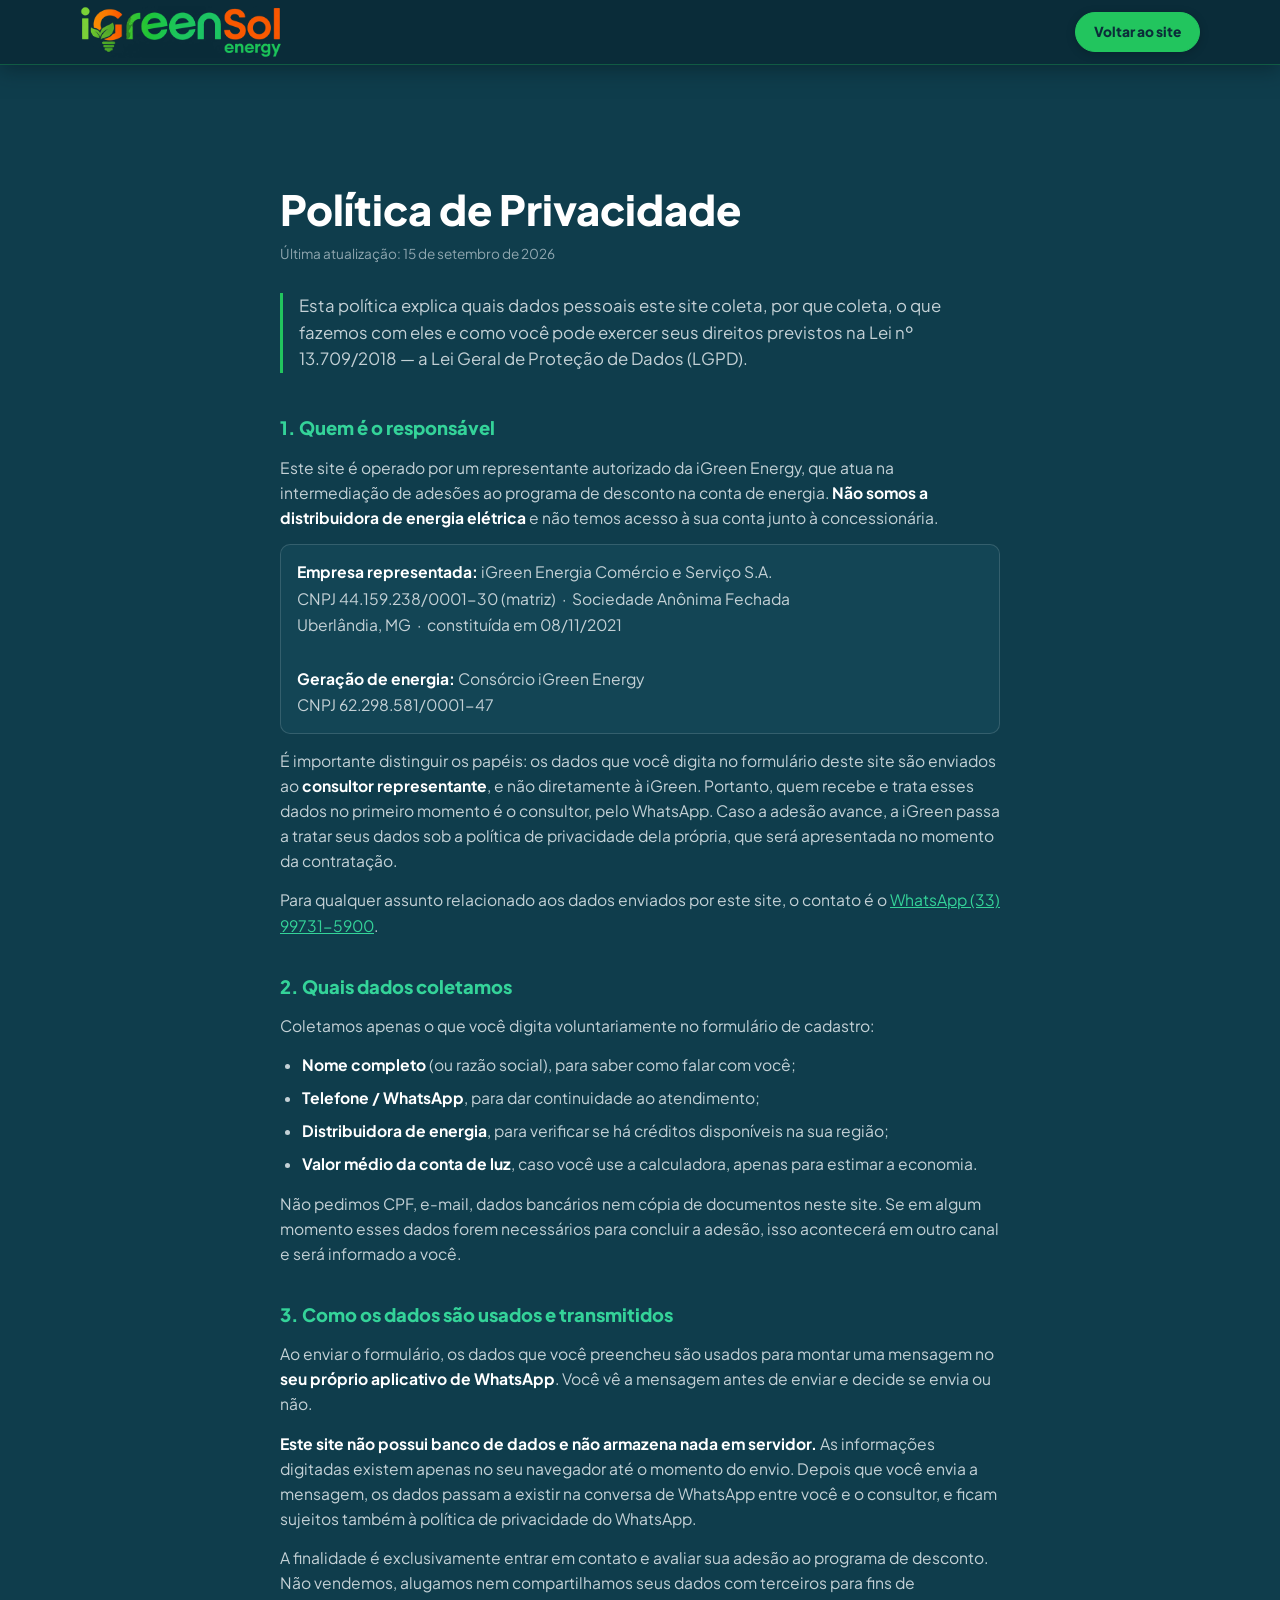
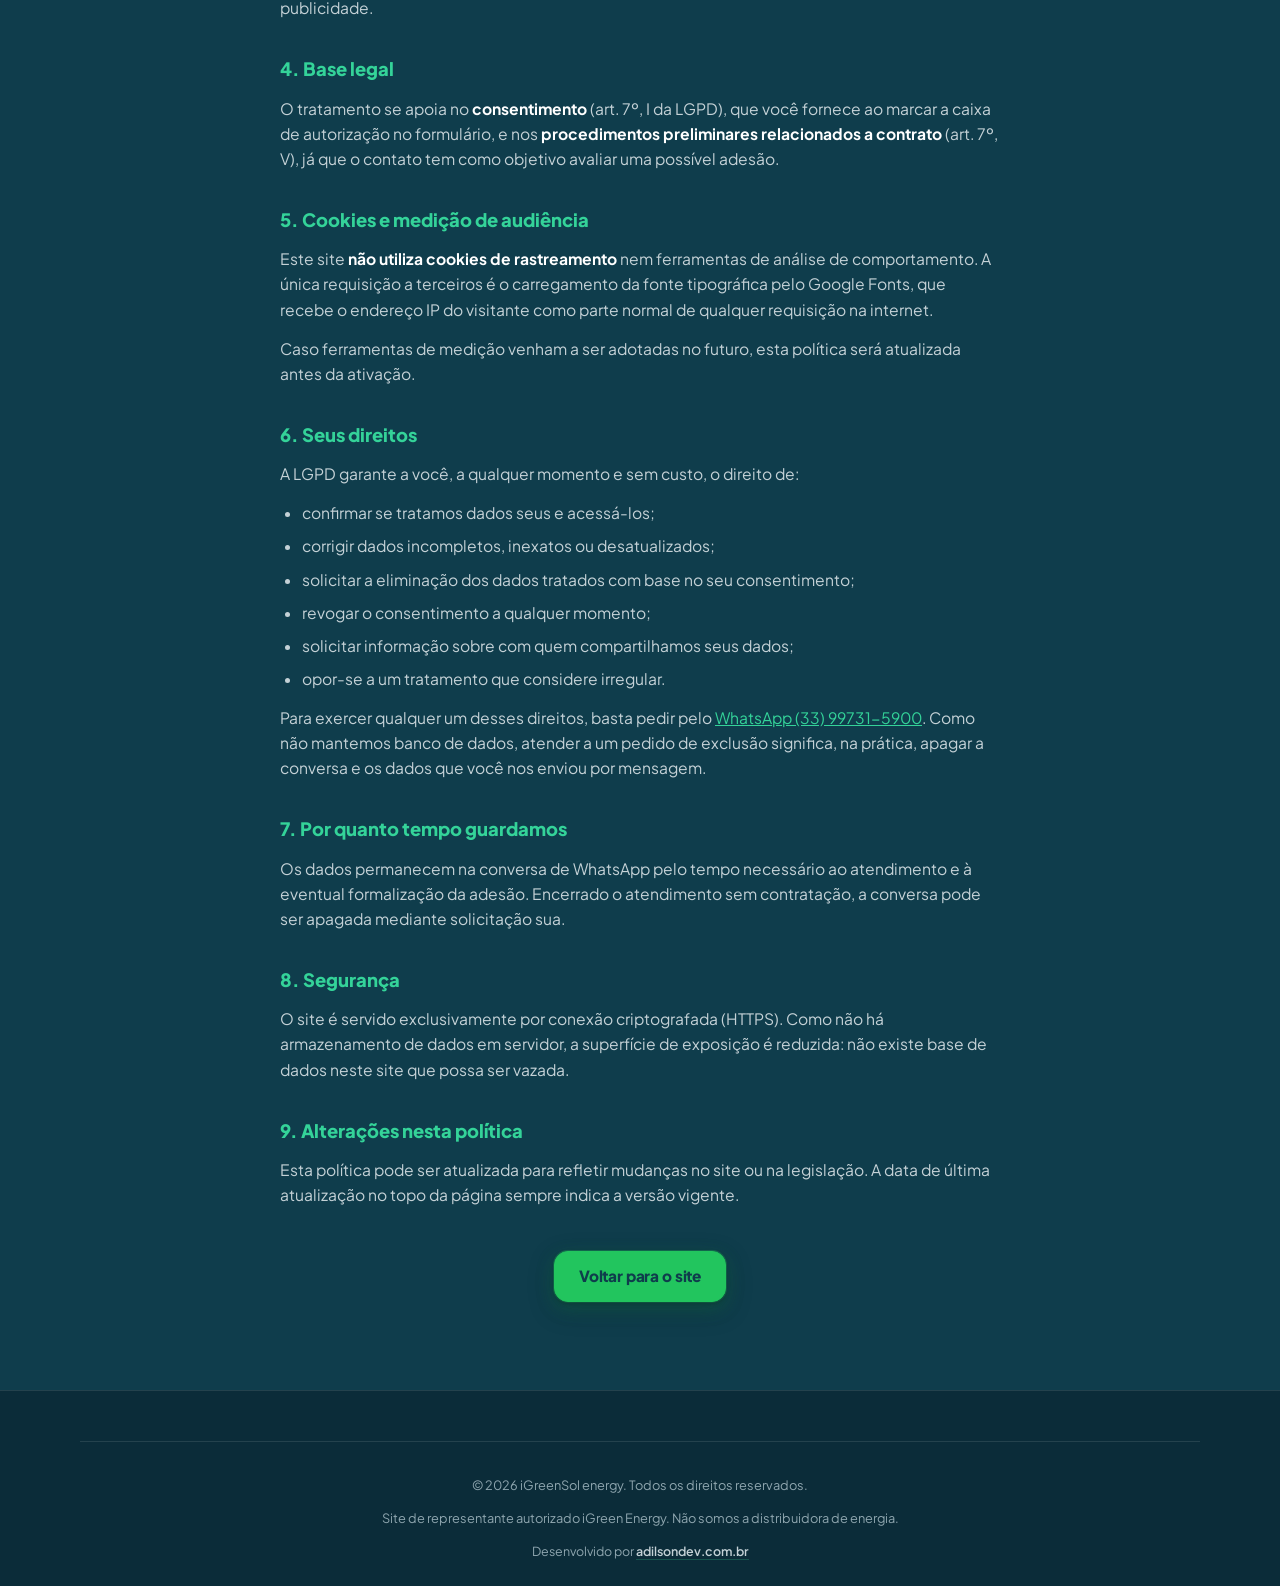
<file: privacidade.html>
<!DOCTYPE html>
<html lang="pt-BR">
<head>
  <meta charset="UTF-8">
  <meta name="viewport" content="width=device-width, initial-scale=1.0">
  <title>Política de Privacidade — iGreenSol energy</title>
  <meta name="description" content="Como tratamos os dados pessoais coletados no site iGreenSol energy, conforme a Lei Geral de Proteção de Dados (LGPD).">
  <meta name="theme-color" content="#0F3D4C">
  <meta name="robots" content="index, follow">

  <link rel="icon" type="image/svg+xml" href="assets/favicon.svg">
  <link rel="preconnect" href="https://fonts.googleapis.com">
  <link rel="preconnect" href="https://fonts.gstatic.com" crossorigin>
  <link rel="stylesheet" href="https://fonts.googleapis.com/css2?family=Plus+Jakarta+Sans:wght@400;500;600;700;800&display=swap">
  <link rel="stylesheet" href="css/styles.css?v=2026091701">
</head>
<body>

  <header class="site-header scrolled">
    <div class="shell-container">
      <nav class="header-nav" aria-label="Navegação Principal">
        <a href="index.html" class="brand-logo">
          <img src="assets/logo-dark.png?v=2026091701" width="583" height="150"
               alt="iGreenSol energy" class="brand-img">
        </a>
        <a href="index.html" class="btn-nav-cadastrar">Voltar ao site</a>
      </nav>
    </div>
  </header>

  <main class="legal-page">
    <div class="shell-container legal-container">

      <h1 class="legal-title">Política de Privacidade</h1>
      <p class="legal-updated">Última atualização: 15 de setembro de 2026</p>

      <p class="legal-lead">
        Esta política explica quais dados pessoais este site coleta, por que coleta,
        o que fazemos com eles e como você pode exercer seus direitos previstos na
        Lei nº 13.709/2018 — a Lei Geral de Proteção de Dados (LGPD).
      </p>

      <section class="legal-section">
        <h2>1. Quem é o responsável</h2>
        <p>
          Este site é operado por um representante autorizado da iGreen Energy, que
          atua na intermediação de adesões ao programa de desconto na conta de energia.
          <strong>Não somos a distribuidora de energia elétrica</strong> e não temos
          acesso à sua conta junto à concessionária.
        </p>

        <p class="legal-company">
          <strong>Empresa representada:</strong> iGreen Energia Comércio e Serviço S.A.<br>
          CNPJ 44.159.238/0001-30 (matriz) &nbsp;·&nbsp; Sociedade Anônima Fechada<br>
          Uberlândia, MG &nbsp;·&nbsp; constituída em 08/11/2021<br>
          <br>
          <strong>Geração de energia:</strong> Consórcio iGreen Energy<br>
          CNPJ 62.298.581/0001-47
        </p>

        <p>
          É importante distinguir os papéis: os dados que você digita no formulário
          deste site são enviados ao <strong>consultor representante</strong>, e não
          diretamente à iGreen. Portanto, quem recebe e trata esses dados no primeiro
          momento é o consultor, pelo WhatsApp. Caso a adesão avance, a iGreen passa a
          tratar seus dados sob a política de privacidade dela própria, que será
          apresentada no momento da contratação.
        </p>

        <p>
          Para qualquer assunto relacionado aos dados enviados por este site, o contato é o
          <a href="https://wa.me/5533997315900" target="_blank" rel="noopener">WhatsApp (33) 99731-5900</a>.
        </p>
      </section>

      <section class="legal-section">
        <h2>2. Quais dados coletamos</h2>
        <p>Coletamos apenas o que você digita voluntariamente no formulário de cadastro:</p>
        <ul>
          <li><strong>Nome completo</strong> (ou razão social), para saber como falar com você;</li>
          <li><strong>Telefone / WhatsApp</strong>, para dar continuidade ao atendimento;</li>
          <li><strong>Distribuidora de energia</strong>, para verificar se há créditos disponíveis na sua região;</li>
          <li><strong>Valor médio da conta de luz</strong>, caso você use a calculadora, apenas para estimar a economia.</li>
        </ul>
        <p>
          Não pedimos CPF, e-mail, dados bancários nem cópia de documentos neste site.
          Se em algum momento esses dados forem necessários para concluir a adesão,
          isso acontecerá em outro canal e será informado a você.
        </p>
      </section>

      <section class="legal-section">
        <h2>3. Como os dados são usados e transmitidos</h2>
        <p>
          Ao enviar o formulário, os dados que você preencheu são usados para montar uma
          mensagem no <strong>seu próprio aplicativo de WhatsApp</strong>. Você vê a
          mensagem antes de enviar e decide se envia ou não.
        </p>
        <p>
          <strong>Este site não possui banco de dados e não armazena nada em servidor.</strong>
          As informações digitadas existem apenas no seu navegador até o momento do envio.
          Depois que você envia a mensagem, os dados passam a existir na conversa de
          WhatsApp entre você e o consultor, e ficam sujeitos também à política de
          privacidade do WhatsApp.
        </p>
        <p>
          A finalidade é exclusivamente entrar em contato e avaliar sua adesão ao
          programa de desconto. Não vendemos, alugamos nem compartilhamos seus dados
          com terceiros para fins de publicidade.
        </p>
      </section>

      <section class="legal-section">
        <h2>4. Base legal</h2>
        <p>
          O tratamento se apoia no <strong>consentimento</strong> (art. 7º, I da LGPD),
          que você fornece ao marcar a caixa de autorização no formulário, e nos
          <strong>procedimentos preliminares relacionados a contrato</strong>
          (art. 7º, V), já que o contato tem como objetivo avaliar uma possível adesão.
        </p>
      </section>

      <section class="legal-section">
        <h2>5. Cookies e medição de audiência</h2>
        <p>
          Este site <strong>não utiliza cookies de rastreamento</strong> nem ferramentas
          de análise de comportamento. A única requisição a terceiros é o carregamento
          da fonte tipográfica pelo Google Fonts, que recebe o endereço IP do visitante
          como parte normal de qualquer requisição na internet.
        </p>
        <p>
          Caso ferramentas de medição venham a ser adotadas no futuro, esta política
          será atualizada antes da ativação.
        </p>
      </section>

      <section class="legal-section" id="lgpd">
        <h2>6. Seus direitos</h2>
        <p>A LGPD garante a você, a qualquer momento e sem custo, o direito de:</p>
        <ul>
          <li>confirmar se tratamos dados seus e acessá-los;</li>
          <li>corrigir dados incompletos, inexatos ou desatualizados;</li>
          <li>solicitar a eliminação dos dados tratados com base no seu consentimento;</li>
          <li>revogar o consentimento a qualquer momento;</li>
          <li>solicitar informação sobre com quem compartilhamos seus dados;</li>
          <li>opor-se a um tratamento que considere irregular.</li>
        </ul>
        <p>
          Para exercer qualquer um desses direitos, basta pedir pelo
          <a href="https://wa.me/5533997315900" target="_blank" rel="noopener">WhatsApp (33) 99731-5900</a>.
          Como não mantemos banco de dados, atender a um pedido de exclusão significa,
          na prática, apagar a conversa e os dados que você nos enviou por mensagem.
        </p>
      </section>

      <section class="legal-section">
        <h2>7. Por quanto tempo guardamos</h2>
        <p>
          Os dados permanecem na conversa de WhatsApp pelo tempo necessário ao
          atendimento e à eventual formalização da adesão. Encerrado o atendimento sem
          contratação, a conversa pode ser apagada mediante solicitação sua.
        </p>
      </section>

      <section class="legal-section">
        <h2>8. Segurança</h2>
        <p>
          O site é servido exclusivamente por conexão criptografada (HTTPS). Como não há
          armazenamento de dados em servidor, a superfície de exposição é reduzida: não
          existe base de dados neste site que possa ser vazada.
        </p>
      </section>

      <section class="legal-section">
        <h2>9. Alterações nesta política</h2>
        <p>
          Esta política pode ser atualizada para refletir mudanças no site ou na
          legislação. A data de última atualização no topo da página sempre indica a
          versão vigente.
        </p>
      </section>

      <p class="legal-back">
        <a href="index.html" class="cta-btn-primary">Voltar para o site</a>
      </p>

    </div>
  </main>

  <footer class="site-footer">
    <div class="shell-container">
      <div class="footer-bottom">
        <p>© 2026 iGreenSol energy. Todos os direitos reservados.</p>
        <p class="footer-company">
          Site de representante autorizado iGreen Energy. Não somos a distribuidora de energia.
        </p>
        <p class="footer-credit">
          Desenvolvido por
          <a href="https://www.adilsondev.com.br" target="_blank" rel="noopener">adilsondev.com.br</a>
        </p>
      </div>
    </div>
  </footer>

</body>
</html>
</file>
<file: css/styles.css>
/* PALETA A — Solidez Verde */
:root {
  --brand-primary: #0B6E4F;        /* Verde-esmeralda profundo (identidade) */
  --brand-accent: #22C55E;         /* Verde-lima sóbrio (destaque e CTAs primários) */
  --brand-accent-hover: #16A34A;   /* Hover sóbrio para o botão */
  --brand-light-green: #34D399;    /* Verde claro com alto contraste para ícones/textos em fundos escuros */
  
  --bg-dark-base: #0F3D4C;         /* Azul-petróleo profundo (base principal) */
  --bg-dark-deep: #0B2C39;         /* Azul-petróleo mais profundo (cabeçalho, rodapé, contrastes) */
  --bg-dark-surface: #0D3441;      /* Tom sutil para seções e cards */
  --bg-dark-card: #134555;         /* Superfície dos cards escuros */
  --bg-dark-card-hover: #174E61;   /* Hover dos cards escuros */
  
  --bg-light: #F7F9F8;             /* Neutro claro para blocos de leitura clara */
  --bg-light-card: #FFFFFF;        /* Cards no bloco claro */
  --border-light: #E2E8F0;         /* Bordas no bloco claro */
  --border-light-accent: rgba(11, 110, 79, 0.22);
  
  --text-light-base: #0F3D4C;      /* Texto principal sobre fundo claro (alto contraste WCAG AAA) */
  --text-light-muted: #4B636E;     /* Texto secundário sobre fundo claro */
  
  --text-white: #FFFFFF;           /* Texto principal sobre fundo escuro */
  --text-gray: #C4D1D6;            /* Texto secundário sobre fundo escuro */
  --text-muted: #8FA6AF;           /* Apoio sutil sobre fundo escuro */
  
  --border-dark-subtle: rgba(255, 255, 255, 0.1);
  --border-dark-card: rgba(255, 255, 255, 0.14);
  --border-emerald: rgba(46, 158, 122, 0.35);

  --gold: #D97706;

  /* Raios. A escala antiga ia de 10 a 16px e deixava tudo com cara de caixa;
     estes valores dão o arredondamento mais generoso do acabamento atual. */
  --radius-sm: 12px;    /* pílulas de benefício, chips */
  --radius-md: 18px;    /* cards em geral */
  --radius-lg: 24px;    /* blocos grandes: calculadora, banner do hero, modal */

  /* Sombras em camadas: uma rasa que assenta o objeto na superfície e uma
     profunda que dá a distância. Aplicar as duas juntas é o que separa o
     relevo de verdade do "border-box com um blur". */
  --shadow-sm: 0 1px 2px rgba(6, 24, 30, 0.28), 0 2px 8px rgba(6, 24, 30, 0.22);
  --shadow-md: 0 2px 4px rgba(6, 24, 30, 0.30), 0 8px 24px rgba(6, 24, 30, 0.34);
  --shadow-lg: 0 4px 8px rgba(6, 24, 30, 0.32), 0 18px 48px rgba(6, 24, 30, 0.46);

  /* Sombras para o bloco claro, onde o azul-petróleo entra bem mais suave. */
  --shadow-light-sm: 0 1px 2px rgba(15, 61, 76, 0.06), 0 2px 8px rgba(15, 61, 76, 0.06);
  --shadow-light-md: 0 2px 4px rgba(15, 61, 76, 0.07), 0 12px 28px rgba(15, 61, 76, 0.10);

  /* Halo verde dos CTAs primários. */
  --glow-accent: 0 0 0 1px rgba(34, 197, 94, 0.35), 0 6px 18px rgba(34, 197, 94, 0.28);
  --glow-accent-strong: 0 0 0 1px rgba(34, 197, 94, 0.5), 0 10px 30px rgba(34, 197, 94, 0.42);

  /* Verniz de luz no topo dos cards escuros: o mesmo truque de superfície que
     os cards chapados não tinham. */
  --sheen-dark: linear-gradient(160deg, rgba(255, 255, 255, 0.07) 0%, rgba(255, 255, 255, 0.015) 38%, rgba(255, 255, 255, 0) 70%);

  font-family: 'Plus Jakarta Sans', system-ui, -apple-system, sans-serif;
}

*, *::before, *::after {
  box-sizing: border-box;
}

html {
  scroll-behavior: smooth;
  background-color: var(--bg-dark-base);
  color-scheme: dark;
}

body {
  color: var(--text-white);
  background-color: var(--bg-dark-base);
  margin: 0;
  padding: 0;
  overflow-x: hidden;
  line-height: 1.6;
  -webkit-font-smoothing: antialiased;
}

/* Container */
.shell-container {
  width: 100%;
  max-width: 1160px;
  margin: 0 auto;
  padding: 0 20px;
}

/* Header */
.site-header {
  position: sticky;
  top: 0;
  z-index: 50;
  background: rgba(11, 44, 57, 0.94);
  backdrop-filter: blur(14px);
  -webkit-backdrop-filter: blur(14px);
  border-bottom: 1px solid var(--border-dark-subtle);
  transition: border-color 0.25s ease, box-shadow 0.25s ease;
}

.site-header.scrolled {
  border-bottom-color: rgba(34, 197, 94, 0.3);
  box-shadow: 0 4px 20px rgba(7, 30, 38, 0.6);
}

.header-nav {
  display: flex;
  align-items: center;
  justify-content: space-between;
  min-height: 60px;
  padding: 6px 0;
}

.brand-logo {
  display: inline-flex;
  align-items: center;
  text-decoration: none;
  font-family: inherit;
  font-size: clamp(1.15rem, 2.4vw, 1.4rem);
  font-weight: 800;
  letter-spacing: -0.02em;
  line-height: 1.2;
  transition: opacity 0.2s ease, transform 0.2s ease;
}

.brand-logo:hover {
  opacity: 0.95;
  transform: translateY(-0.5px);
}

.brand-logo:focus-visible {
  outline: 2px solid var(--brand-accent);
  outline-offset: 4px;
  border-radius: 4px;
}

/* Marca iGreenSol.
   A logo é a imagem enviada pelo Adilson, não uma recriação.

   São dois arquivos gerados a partir do mesmo PNG original:
   - assets/logo.png       cores originais, para fundo claro
   - assets/logo-dark.png  verdes escuros clareados, usado aqui

   No arquivo original o "reen" e o "energy" são verde-escuro (#005424), feito
   para fundo branco. Sobre o azul-petróleo do header o contraste é de 1,6:1,
   ou seja, praticamente invisível. Na variante escura esses tons vão a 6,1:1. */
.brand-img {
  display: block;
  height: 52px;
  width: auto;
}

@media (max-width: 640px) {
  .brand-img {
    height: 38px;
  }
}

/* Top button - CTA Primário */
.btn-nav-cadastrar {
  background: var(--brand-accent) !important;
  color: #0B2C39 !important;
  font-weight: 800 !important;
  font-size: 0.86rem;
  border-radius: 9999px !important;
  padding: 8px 18px !important;
  border: 1px solid var(--brand-accent) !important;
  cursor: pointer;
  text-decoration: none;
  display: inline-flex;
  align-items: center;
  justify-content: center;
  box-shadow: 0 2px 10px rgba(0, 0, 0, 0.2);
  transition: all 0.2s ease;
}

.btn-nav-cadastrar:hover {
  background: var(--brand-accent-hover) !important;
  color: #FFFFFF !important;
  border-color: var(--brand-accent-hover) !important;
  transform: translateY(-1px);
  box-shadow: 0 4px 14px rgba(34, 197, 94, 0.25);
}

.btn-nav-cadastrar:focus-visible {
  outline: 2px solid var(--brand-accent);
  outline-offset: 2px;
}

/* -------------------------------------------------------------------
   Composição do hero
   No celular é uma coluna só, na ordem selo -> ilustração -> texto.
   A partir de 901px vira duas colunas: o texto e o CTA à esquerda, a
   ilustração à direita. O motivo é a dobra — empilhado, a arte comia os
   primeiros 470px da tela e empurrava o H1 para 649px e o CTA para 839px,
   ou seja, para fora da primeira tela de um notebook 1366x768.
   ------------------------------------------------------------------- */
.hero-layout {
  display: grid;
  grid-template-columns: minmax(0, 1fr);
  grid-template-areas:
    "badge"
    "visual"
    "copy";
}

.hero-top-badge-wrap { grid-area: badge; }
.hero-banner-wrapper { grid-area: visual; }
.hero-copy           { grid-area: copy; }

@media (min-width: 901px) {
  .hero-layout {
    grid-template-columns: minmax(0, 1fr) minmax(0, 1.04fr);
    grid-template-rows: auto 1fr;
    grid-template-areas:
      "badge  visual"
      "copy   visual";
    align-items: start;
    gap: 0 clamp(28px, 4vw, 56px);
    text-align: left;
  }

  /* A ilustração ocupa as duas linhas da direita e se centra na altura do
     bloco de texto, que é sempre o mais alto dos dois. */
  .hero-banner-wrapper {
    align-self: center;
  }

  .hero-layout .hero-top-badge-wrap {
    justify-content: flex-start;
  }

  /* Sem o auto das margens, o texto encosta na borda esquerda da coluna. */
  .hero-title,
  .hero-subtitle {
    margin-left: 0;
    margin-right: 0;
    max-width: 100%;
  }

  .hero-layout .hero-badges-grid {
    justify-content: flex-start;
  }
}

/* Hero Section Visual Banner & Hero Styles */
.hero-banner-wrapper {
  margin: 0 auto clamp(20px, 3.5vw, 32px);
  max-width: 1040px;
  width: 100%;
  position: relative;
}

@media (min-width: 901px) {
  .hero-banner-wrapper {
    margin-bottom: 0;
  }
}

.hero-banner-card {
  position: relative;
  width: 100%;
  border-radius: var(--radius-lg);
  overflow: hidden;
  border: 1px solid var(--border-emerald);
  box-shadow: var(--shadow-lg);
  background: #0B2C39;
  line-height: 0;
}

.hero-banner-card::after {
  content: "";
  position: absolute;
  left: 0;
  right: 0;
  bottom: 0;
  height: 24%;
  background: linear-gradient(to bottom, rgba(15, 61, 76, 0) 0%, rgba(15, 61, 76, 0.65) 70%, var(--bg-dark-base) 100%);
  pointer-events: none;
}

.solar-hero-svg {
  width: 100%;
  height: auto;
  display: block;
  aspect-ratio: 16 / 7.2;
  object-fit: cover;
}

/* Hero Top Badge */
.hero-top-badge-wrap {
  display: flex;
  justify-content: center;
  margin-bottom: clamp(16px, 2.2vw, 22px);
}

.hero-top-badge {
  display: inline-flex;
  align-items: center;
  justify-content: center;
  background-color: var(--bg-dark-base);
  border: 1px solid rgba(52, 211, 153, 0.35);
  color: var(--brand-light-green);
  font-size: clamp(0.78rem, 1.4vw, 0.86rem);
  font-weight: 700;
  padding: 7px 18px;
  border-radius: 9999px;
  letter-spacing: 0.015em;
  line-height: 1.4;
  text-align: center;
  box-shadow: 0 2px 8px rgba(7, 30, 38, 0.35);
}

/* Hero Section */
.hero-section {
  padding: clamp(18px, 2.5vw, 26px) 0 clamp(30px, 4.2vw, 44px);
  background: var(--bg-dark-base);
  background-image: 
    radial-gradient(circle at 50% -15%, rgba(11, 110, 79, 0.28) 0%, transparent 65%),
    linear-gradient(rgba(255, 255, 255, 0.02) 1px, transparent 1px),
    linear-gradient(90deg, rgba(255, 255, 255, 0.02) 1px, transparent 1px);
  background-size: 100% 100%, 36px 36px, 36px 36px;
  border-bottom: 1px solid var(--border-dark-subtle);
  text-align: center;
  position: relative;
}

.hero-title {
  font-size: clamp(1.85rem, 4.4vw, 3.15rem);
  line-height: 1.1;
  font-weight: 800;
  letter-spacing: -0.035em;
  color: var(--text-white);
  max-width: 780px;
  margin: 0 auto 16px;
  text-wrap: balance;
}

.hero-title .text-green {
  color: var(--brand-accent);
  display: inline;
}

.hero-subtitle {
  font-size: clamp(0.95rem, 1.6vw, 1.12rem);
  line-height: 1.65;
  color: var(--text-gray);
  max-width: 660px;
  margin: 0 auto 28px;
  font-weight: 400;
  text-wrap: pretty;
}

/* Primary CTA button */
.cta-btn-primary {
  display: inline-flex;
  align-items: center;
  justify-content: center;
  gap: 10px;
  background-color: var(--brand-accent);
  color: #0F3D4C !important;
  padding: 12px 24px;
  min-height: 46px;
  font-size: 0.96rem;
  font-weight: 800;
  border-radius: 14px;
  text-decoration: none;
  box-shadow: var(--shadow-md), var(--glow-accent);
  transition: transform 0.2s cubic-bezier(0.16, 1, 0.3, 1), box-shadow 0.2s cubic-bezier(0.16, 1, 0.3, 1), background-color 0.2s ease;
  cursor: pointer;
  border: 1px solid var(--brand-accent);
  letter-spacing: -0.01em;
}

.cta-btn-primary svg {
  width: 18px;
  height: 18px;
}

.cta-btn-primary:hover {
  background-color: var(--brand-accent-hover);
  color: #FFFFFF !important;
  border-color: var(--brand-accent-hover);
  transform: translateY(-2px);
  box-shadow: var(--shadow-lg), var(--glow-accent-strong);
}

.cta-btn-primary:focus-visible {
  outline: 2px solid var(--brand-accent);
  outline-offset: 2px;
}

.hero-cta-wrap {
  display: flex;
  justify-content: center;
}

@media (min-width: 901px) {
  .hero-layout .hero-cta-wrap {
    justify-content: flex-start;
  }
}

.hero-badges-grid {
  display: flex;
  flex-direction: row;
  align-items: center;
  justify-content: center;
  flex-wrap: nowrap;
  gap: clamp(5px, 1.6vw, 10px);
  margin-top: clamp(18px, 2.8vw, 24px);
  width: 100%;
  max-width: 100%;
}

.mini-badge {
  display: inline-flex;
  align-items: center;
  justify-content: center;
  gap: clamp(4px, 1.2vw, 6px);
  background: var(--bg-dark-surface);
  height: clamp(26px, 3.6vw, 30px);
  padding: 0 clamp(8px, 1.8vw, 12px);
  border-radius: 16px;
  font-size: clamp(0.7rem, 1.8vw, 0.78rem);
  font-weight: 600;
  line-height: 1;
  white-space: nowrap;
  color: var(--brand-light-green);
  border: 1px solid rgba(52, 211, 153, 0.28);
  box-shadow: 0 2px 6px rgba(0, 0, 0, 0.2);
  transition: border-color 0.2s ease, transform 0.2s ease;
  box-sizing: border-box;
  flex-shrink: 0;
}

.mini-badge svg {
  width: clamp(12px, 1.6vw, 14px);
  height: clamp(12px, 1.6vw, 14px);
  color: var(--brand-accent);
  flex-shrink: 0;
  display: block;
}

.mini-badge span {
  display: inline-block;
  line-height: 1;
  white-space: nowrap;
}

.mini-badge:hover {
  border-color: var(--brand-accent);
  transform: translateY(-1px);
}

/* Benefits Section */
.benefits-strip {
  background: var(--bg-dark-deep);
  padding: clamp(28px, 4vw, 42px) 0;
  border-bottom: 1px solid var(--border-dark-subtle);
}

.benefits-grid {
  display: grid;
  grid-template-columns: repeat(auto-fit, minmax(230px, 1fr));
  gap: 10px;
}

/* São 7 itens, número que não fecha linha em nenhuma grade regular. Em vez de
   deixar o auto-fit resolver (5 + 2, com metade da segunda linha vazia), as
   duas faixas abaixo distribuem 4 + 3 e 3 + 3 + 1 centralizado, em colunas
   fracionárias que sempre fecham a linha inteira. */
@media (min-width: 1024px) {
  .benefits-grid {
    grid-template-columns: repeat(12, minmax(0, 1fr));
  }

  .benefit-item {
    grid-column: span 3;   /* 4 por linha */
  }

  .benefit-item:nth-child(n + 5) {
    grid-column: span 4;   /* 3 por linha */
  }
}

@media (min-width: 641px) and (max-width: 1023px) {
  .benefits-grid {
    grid-template-columns: repeat(6, minmax(0, 1fr));
  }

  .benefit-item {
    grid-column: span 2;   /* 3 por linha */
  }

  .benefit-item:last-child {
    grid-column: 3 / span 2;  /* sobra sozinho: fica no meio */
  }
}

.benefit-item {
  display: flex;
  align-items: center;
  gap: 11px;
  padding: 13px 16px;
  background-color: var(--bg-dark-surface);
  background-image: var(--sheen-dark);
  border-radius: var(--radius-sm);
  border: 1px solid var(--border-dark-subtle);
  transition: transform 0.2s ease, border-color 0.2s ease, box-shadow 0.2s ease;
}

.benefit-item:hover {
  border-color: rgba(34, 197, 94, 0.4);
  transform: translateY(-2px);
  box-shadow: 0 4px 14px rgba(0, 0, 0, 0.3);
  background: #103D4E;
}

.benefit-check {
  width: 22px;
  height: 22px;
  background: rgba(11, 110, 79, 0.35);
  border: 1px solid rgba(46, 158, 122, 0.4);
  color: var(--brand-accent);
  border-radius: 50%;
  display: flex;
  align-items: center;
  justify-content: center;
  flex-shrink: 0;
}

.benefit-check svg {
  width: 13px;
  height: 13px;
}

.benefit-text {
  font-size: 0.88rem;
  font-weight: 600;
  color: var(--text-white);
  line-height: 1.4;
}

/* Section Headers */
.section-head {
  text-align: center;
  max-width: 660px;
  margin: 0 auto clamp(24px, 3.5vw, 36px);
}

.section-tag {
  font-size: 0.76rem;
  font-weight: 800;
  text-transform: uppercase;
  letter-spacing: 0.1em;
  color: var(--brand-light-green);
  margin-bottom: 8px;
  display: inline-block;
}

.section-title {
  font-size: clamp(1.5rem, 3.1vw, 2.2rem);
  font-weight: 800;
  line-height: 1.18;
  letter-spacing: -0.03em;
  color: var(--text-white);
  margin: 0 0 12px;
  text-wrap: balance;
}

.section-desc {
  font-size: clamp(0.88rem, 1.4vw, 0.98rem);
  color: var(--text-gray);
  margin: 0;
  line-height: 1.55;
}

/* Steps Section */
.steps-section {
  padding: clamp(42px, 5.5vw, 64px) 0;
  background-color: var(--bg-dark-surface);
  border-bottom: 1px solid var(--border-dark-subtle);
}

.steps-grid {
  display: grid;
  grid-template-columns: repeat(auto-fit, minmax(260px, 1fr));
  gap: 16px;
  margin-bottom: 24px;
}

.step-card {
  background-color: var(--bg-dark-card);
  background-image: var(--sheen-dark);
  border-radius: var(--radius-md);
  padding: 26px 24px;
  border: 1px solid var(--border-dark-card);
  box-shadow: var(--shadow-sm);
  position: relative;
  transition: transform 0.25s ease, box-shadow 0.25s ease, border-color 0.25s ease;
  display: flex;
  flex-direction: column;
}

.step-card:hover {
  transform: translateY(-3px);
  box-shadow: var(--shadow-md);
  border-color: rgba(34, 197, 94, 0.4);
}

.step-number {
  font-size: 1.25rem;
  font-weight: 900;
  color: var(--brand-accent);
  background: rgba(11, 110, 79, 0.35);
  border: 1px solid rgba(46, 158, 122, 0.45);
  width: 46px;
  height: 46px;
  display: flex;
  align-items: center;
  justify-content: center;
  border-radius: 14px;
  margin-bottom: 16px;
}

.step-title {
  font-size: 1.05rem;
  font-weight: 700;
  color: var(--text-white);
  margin-bottom: 8px;
}

.step-desc {
  color: var(--text-gray);
  line-height: 1.55;
  font-size: 0.88rem;
  margin: 0;
}

.step-audience-banner {
  background: rgba(11, 110, 79, 0.22);
  border: 1px dashed rgba(46, 158, 122, 0.5);
  border-radius: 10px;
  padding: 12px 18px;
  text-align: center;
  font-size: 0.88rem;
  font-weight: 700;
  color: #FFFFFF;
  display: flex;
  align-items: center;
  justify-content: center;
  gap: 10px;
}

.step-audience-banner svg {
  width: 18px;
  height: 18px;
  color: var(--brand-accent);
}

/* Calculator Section */
.calculator-section {
  padding: clamp(44px, 5.5vw, 68px) 0;
  background: var(--bg-dark-base);
  background-image: 
    radial-gradient(circle at 50% 50%, rgba(11, 110, 79, 0.2) 0%, transparent 60%);
  border-bottom: 1px solid var(--border-dark-subtle);
}

.calculator-box {
  background-color: var(--bg-dark-surface);
  background-image: var(--sheen-dark);
  border-radius: var(--radius-lg);
  box-shadow: var(--shadow-lg);
  border: 1px solid var(--border-emerald);
  padding: clamp(22px, 3.5vw, 36px);
  max-width: 800px;
  margin: 0 auto;
  position: relative;
}

.calc-input-wrapper {
  max-width: 440px;
  margin: 0 auto 14px;
}

.calc-label {
  display: block;
  font-weight: 700;
  font-size: 0.88rem;
  color: var(--text-white);
  margin-bottom: 8px;
  text-align: left;
  letter-spacing: -0.01em;
}

.input-group {
  position: relative;
  display: flex;
  align-items: center;
}

.input-prefix {
  position: absolute;
  left: 15px;
  font-weight: 800;
  font-size: 1.1rem;
  color: var(--brand-accent);
  pointer-events: none;
}

.calc-input {
  width: 100%;
  height: 50px;
  padding-left: 48px;
  padding-right: 16px;
  font-size: 1.3rem;
  font-weight: 800;
  color: var(--text-white);
  background-color: var(--bg-dark-deep);
  border: 1.5px solid var(--border-dark-card);
  border-radius: var(--radius-sm);
  box-sizing: border-box;
  transition: all 0.2s ease;
  font-family: inherit;
}

.calc-input:focus {
  outline: none;
  border-color: var(--brand-accent);
  background-color: #071E26;
  box-shadow: 0 0 0 3px rgba(34, 197, 94, 0.22);
}

.quick-chips-wrapper {
  text-align: center;
  margin-bottom: 24px;
}

.quick-chips-label {
  font-size: 0.78rem;
  font-weight: 600;
  color: var(--text-muted);
  margin-bottom: 8px;
  display: block;
  text-transform: uppercase;
  letter-spacing: 0.05em;
}

.quick-chips {
  display: flex;
  flex-wrap: wrap;
  justify-content: center;
  gap: 8px;
}

.chip-btn {
  background: var(--bg-dark-card);
  color: var(--text-gray);
  border: 1px solid var(--border-dark-card);
  padding: 7px 15px;
  min-height: 38px;
  border-radius: 9999px;
  font-size: 0.84rem;
  font-weight: 700;
  cursor: pointer;
  transition: all 0.18s ease;
  font-family: inherit;
}

.chip-btn:hover {
  background: #174E61;
  color: var(--text-white);
  border-color: rgba(255, 255, 255, 0.28);
}

.chip-btn.active {
  background: var(--brand-accent);
  color: #0F3D4C;
  border-color: var(--brand-accent);
  box-shadow: 0 2px 8px rgba(34, 197, 94, 0.25);
}

/* -------------------------------------------------------------------
   Slider da calculadora
   Arrastar é mais convidativo do que digitar, e o valor exato continua
   disponível no campo acima. Os dois ficam sempre sincronizados.
   O trilho é pintado por --fill (0 a 100), que o JS atualiza a cada
   mudança, para que a parte já percorrida apareça em verde.
   ------------------------------------------------------------------- */
.calc-slider-wrapper {
  max-width: 440px;
  margin: 0 auto 22px;
}

.calc-slider {
  -webkit-appearance: none;
  appearance: none;
  width: 100%;
  height: 26px;
  margin: 0;
  background: transparent;
  cursor: pointer;
  display: block;
}

/* WebKit e Firefox não aceitam os dois seletores de trilho na mesma regra:
   um seletor desconhecido invalida o bloco inteiro. Por isso vão separados. */
.calc-slider::-webkit-slider-runnable-track {
  height: 8px;
  border-radius: 9999px;
  background: linear-gradient(
    to right,
    var(--brand-accent) 0%,
    var(--brand-accent) calc(var(--fill, 5%) ),
    var(--bg-dark-deep) calc(var(--fill, 5%) ),
    var(--bg-dark-deep) 100%
  );
  border: 1px solid var(--border-dark-card);
}

.calc-slider::-moz-range-track {
  height: 8px;
  border-radius: 9999px;
  background: var(--bg-dark-deep);
  border: 1px solid var(--border-dark-card);
}

.calc-slider::-moz-range-progress {
  height: 8px;
  border-radius: 9999px;
  background: var(--brand-accent);
}

.calc-slider::-webkit-slider-thumb {
  -webkit-appearance: none;
  appearance: none;
  width: 24px;
  height: 24px;
  margin-top: -9px;   /* centra o polegar de 24px no trilho de 8px */
  border-radius: 50%;
  background: var(--brand-accent);
  border: 3px solid #0B2C39;
  box-shadow: var(--glow-accent);
  transition: transform 0.15s ease, box-shadow 0.15s ease;
}

.calc-slider::-moz-range-thumb {
  width: 24px;
  height: 24px;
  border-radius: 50%;
  background: var(--brand-accent);
  border: 3px solid #0B2C39;
  box-shadow: var(--glow-accent);
  transition: transform 0.15s ease, box-shadow 0.15s ease;
}

.calc-slider:hover::-webkit-slider-thumb,
.calc-slider:active::-webkit-slider-thumb {
  transform: scale(1.12);
  box-shadow: var(--glow-accent-strong);
}

.calc-slider:hover::-moz-range-thumb,
.calc-slider:active::-moz-range-thumb {
  transform: scale(1.12);
  box-shadow: var(--glow-accent-strong);
}

.calc-slider-scale {
  display: flex;
  justify-content: space-between;
  font-size: 0.72rem;
  font-weight: 600;
  color: var(--text-muted);
  margin-top: 2px;
}

/* Result Cards */
/* Antes eram 4 cartões de peso igual e o número que decide a venda — a
   economia mensal — se perdia entre eles. Agora ele toma a linha inteira e
   os outros dois entram abaixo, como contexto. */
.calc-results-grid {
  display: grid;
  grid-template-columns: repeat(2, minmax(0, 1fr));
  gap: 12px;
  margin-bottom: 22px;
}

.res-card.res-primary {
  grid-column: 1 / -1;
  padding: clamp(20px, 3vw, 28px) 16px;
}

.res-foot {
  display: block;
  font-size: 0.78rem;
  font-weight: 600;
  color: var(--text-gray);
  margin-top: 8px;
}

.res-card {
  background-color: var(--bg-dark-card);
  background-image: var(--sheen-dark);
  border: 1px solid var(--border-dark-card);
  border-radius: var(--radius-md);
  padding: 18px 14px;
  text-align: center;
  transition: transform 0.2s ease, border-color 0.2s ease, box-shadow 0.2s ease;
  display: flex;
  flex-direction: column;
  justify-content: center;
}

.res-card.res-primary {
  background-color: rgba(11, 110, 79, 0.28);
  border-color: rgba(34, 197, 94, 0.45);
  box-shadow: inset 0 1px 0 rgba(255, 255, 255, 0.06), var(--shadow-md);
}

.res-card:hover {
  transform: translateY(-2px);
  border-color: rgba(34, 197, 94, 0.4);
  box-shadow: var(--shadow-md);
}

.res-label {
  font-size: 0.72rem;
  font-weight: 700;
  color: var(--text-gray);
  text-transform: uppercase;
  letter-spacing: 0.05em;
  margin-bottom: 6px;
  display: block;
}

.res-value {
  font-size: clamp(1.15rem, 1.8vw, 1.45rem);
  font-weight: 800;
  color: var(--text-white);
  line-height: 1.2;
}

.res-primary .res-value {
  font-size: clamp(2.1rem, 5.2vw, 3.1rem);
  letter-spacing: -0.035em;
  line-height: 1.05;
}

.res-value.green {
  color: var(--brand-accent);
}

/* Era um cartão de resultado inteiro para uma informação que não é resultado,
   e a pílula ainda quebrava em duas linhas dentro dele. Virou nota discreta
   embaixo do CTA. */
.res-badge-status {
  display: inline-flex;
  align-items: center;
  gap: 7px;
  font-size: 0.8rem;
  font-weight: 700;
  color: var(--brand-accent);
  background: rgba(11, 110, 79, 0.25);
  border: 1px solid rgba(46, 158, 122, 0.35);
  padding: 5px 12px;
  border-radius: 9999px;
  white-space: nowrap;
}

.status-dot {
  width: 8px;
  height: 8px;
  border-radius: 50%;
  background-color: var(--brand-accent);
  display: inline-block;
}

.calc-cta-wrap {
  display: flex;
  flex-direction: column;
  align-items: center;
  gap: 14px;
}

.calc-cta-wrap .cta-btn-primary {
  min-width: 240px;
}

/* Diferenciais — Bloco de leitura clara (#F7F9F8) */
.features-section {
  padding: clamp(42px, 5.5vw, 64px) 0;
  background-color: var(--bg-light);
  border-bottom: 1px solid var(--border-light);
}

.features-section .section-tag {
  color: var(--brand-primary);
}

.features-section .section-title {
  color: var(--text-light-base);
}

.features-section .section-desc {
  color: var(--text-light-muted);
}

.features-grid {
  display: grid;
  grid-template-columns: repeat(auto-fit, minmax(240px, 1fr));
  gap: 16px;
}

.feature-card {
  background: var(--bg-light-card);
  border: 1px solid var(--border-light);
  border-radius: var(--radius-md);
  padding: 26px 24px;
  display: flex;
  flex-direction: column;
  justify-content: space-between;
  transition: transform 0.25s ease, box-shadow 0.25s ease, border-color 0.25s ease;
  box-shadow: var(--shadow-light-sm);
}

.feature-card:hover {
  transform: translateY(-3px);
  box-shadow: var(--shadow-light-md);
  border-color: var(--brand-primary);
}

.feature-icon-wrap {
  width: 46px;
  height: 46px;
  border-radius: 14px;
  background: rgba(11, 110, 79, 0.08);
  border: 1px solid rgba(11, 110, 79, 0.2);
  color: var(--brand-primary);
  display: flex;
  align-items: center;
  justify-content: center;
  margin-bottom: 16px;
}

.feature-icon-wrap svg {
  width: 20px;
  height: 20px;
}

.feature-card.gold-theme .feature-icon-wrap {
  background: rgba(217, 119, 6, 0.1);
  border-color: rgba(217, 119, 6, 0.25);
  color: var(--gold);
}

.feature-title {
  font-size: 1.05rem;
  font-weight: 700;
  color: var(--brand-primary);
  margin: 0 0 8px;
}

.feature-desc {
  font-size: 0.88rem;
  color: var(--text-light-muted);
  line-height: 1.55;
  margin: 0 0 16px;
}

.btn-link-action {
  display: inline-flex;
  align-items: center;
  gap: 6px;
  color: var(--brand-primary);
  font-weight: 800;
  text-decoration: none;
  font-size: 0.85rem;
  background: none;
  border: none;
  padding: 0;
  cursor: pointer;
  width: fit-content;
  transition: gap 0.2s ease, color 0.2s ease;
}

.btn-link-action:hover {
  color: var(--brand-accent-hover);
  gap: 10px;
}

/* Stats strip */
.stats-strip {
  background: var(--bg-dark-deep);
  border-top: 1px solid var(--border-dark-subtle);
  border-bottom: 1px solid var(--border-dark-subtle);
  padding: clamp(34px, 4.5vw, 50px) 0;
  position: relative;
}

.stats-grid {
  display: grid;
  grid-template-columns: repeat(auto-fit, minmax(180px, 1fr));
  gap: 20px;
  text-align: center;
}

.stat-item {
  padding: 8px;
  position: relative;
}

.stat-number {
  font-size: clamp(1.65rem, 3.2vw, 2.35rem);
  font-weight: 900;
  color: var(--brand-accent);
  letter-spacing: -0.03em;
  line-height: 1.15;
  margin-bottom: 6px;
}

.stat-label {
  font-size: 0.95rem;
  font-weight: 700;
  color: var(--text-white);
  margin-bottom: 3px;
}

.stat-sub {
  font-size: 0.8rem;
  color: var(--text-gray);
}

/* Testimonials */
.testimonials-section {
  padding: clamp(42px, 5.5vw, 64px) 0;
  background: var(--bg-dark-surface);
  border-bottom: 1px solid var(--border-dark-subtle);
}

.testimonials-grid {
  display: grid;
  grid-template-columns: repeat(auto-fit, minmax(260px, 1fr));
  gap: 16px;
}

.testimonial-card {
  background-color: var(--bg-dark-card);
  background-image: var(--sheen-dark);
  border: 1px solid var(--border-dark-card);
  border-radius: var(--radius-md);
  padding: 24px 22px;
  box-shadow: var(--shadow-sm);
  display: flex;
  flex-direction: column;
  justify-content: space-between;
  transition: transform 0.25s ease, border-color 0.25s ease, box-shadow 0.25s ease;
}

.testimonial-card:hover {
  transform: translateY(-3px);
  border-color: rgba(34, 197, 94, 0.4);
  box-shadow: var(--shadow-md);
}

.test-stars {
  color: var(--brand-accent);
  font-size: 1.05rem;
  letter-spacing: 3px;
  margin-bottom: 12px;
}

.test-text {
  font-size: 0.94rem;
  line-height: 1.65;
  color: var(--text-gray);
  margin: 0 0 18px;
  flex-grow: 1;
}

.test-author-info {
  border-top: 1px solid var(--border-dark-subtle);
  padding-top: 16px;
  display: flex;
  align-items: center;
  gap: 12px;
}

/* Iniciais no lugar de foto: prova social ganha rosto sem inventar uma
   pessoa que não existe nem carregar mais três imagens. */
.test-avatar {
  flex-shrink: 0;
  width: 44px;
  height: 44px;
  border-radius: 50%;
  display: inline-flex;
  align-items: center;
  justify-content: center;
  font-size: 0.92rem;
  font-weight: 800;
  letter-spacing: 0.02em;
  color: #0B2C39;
  background: linear-gradient(145deg, var(--brand-light-green), var(--brand-accent));
  border: 1px solid rgba(255, 255, 255, 0.22);
  box-shadow: var(--shadow-sm);
}

.test-author-meta {
  min-width: 0;
}

.test-name {
  font-weight: 700;
  color: var(--text-white);
  font-size: 0.92rem;
  margin: 0 0 5px;
}

.test-savings {
  display: inline-block;
  font-size: 0.78rem;
  font-weight: 700;
  color: #FFFFFF;
  background: rgba(11, 110, 79, 0.35);
  border: 1px solid rgba(46, 158, 122, 0.45);
  padding: 3px 10px;
  border-radius: 9999px;
}

/* FAQ — Bloco de leitura clara (#F7F9F8) */
.faq-section {
  padding: clamp(42px, 5.5vw, 64px) 0;
  background: var(--bg-light);
  border-bottom: 1px solid var(--border-light);
}

.faq-section .section-tag {
  color: var(--brand-primary);
}

.faq-section .section-title {
  color: var(--text-light-base);
}

.faq-section .section-desc {
  color: var(--text-light-muted);
}

.faq-wrapper {
  max-width: 740px;
  margin: 0 auto;
}

.faq-item {
  border: 1px solid var(--border-light);
  border-radius: var(--radius-sm);
  margin-bottom: 10px;
  overflow: hidden;
  background: var(--bg-light-card);
  box-shadow: var(--shadow-light-sm);
  transition: border-color 0.2s ease, background 0.2s ease, box-shadow 0.2s ease;
}

.faq-item.active {
  border-color: var(--brand-primary);
  box-shadow: 0 4px 14px rgba(11, 110, 79, 0.12);
}

.faq-btn {
  width: 100%;
  text-align: left;
  padding: 15px 18px;
  min-height: 48px;
  background: transparent;
  border: none;
  font-size: 0.95rem;
  font-weight: 700;
  color: var(--text-light-base);
  display: flex;
  justify-content: space-between;
  align-items: center;
  cursor: pointer;
  font-family: inherit;
  gap: 14px;
}

.faq-btn:focus-visible {
  outline: 2px solid var(--brand-accent);
  outline-offset: -2px;
}

.faq-icon {
  flex-shrink: 0;
  width: 18px;
  height: 18px;
  transition: transform 0.25s ease, color 0.2s ease;
  color: var(--brand-primary);
}

.faq-item.active .faq-icon {
  transform: rotate(180deg);
  color: var(--brand-primary);
}

.faq-answer {
  max-height: 0;
  overflow: hidden;
  transition: max-height 0.3s cubic-bezier(0, 1, 0, 1), padding 0.3s ease;
  padding: 0 18px;
  color: var(--text-light-muted);
  line-height: 1.55;
  font-size: 0.88rem;
}

.faq-item.active .faq-answer {
  max-height: 300px;
  transition: max-height 0.35s ease-in-out, padding 0.3s ease;
  padding-bottom: 18px;
}

.faq-answer p {
  margin: 0;
}

/* Final CTA */
.cta-final-section {
  padding: clamp(44px, 6vw, 68px) 0;
  background: var(--bg-dark-base);
  background-image: 
    radial-gradient(circle at 50% 30%, rgba(11, 110, 79, 0.25) 0%, transparent 65%),
    linear-gradient(rgba(255, 255, 255, 0.02) 1px, transparent 1px),
    linear-gradient(90deg, rgba(255, 255, 255, 0.02) 1px, transparent 1px);
  background-size: 100% 100%, 36px 36px, 36px 36px;
  color: var(--text-white);
  text-align: center;
  border-bottom: 1px solid var(--border-dark-subtle);
}

.cta-final-title {
  font-size: clamp(1.55rem, 3.2vw, 2.25rem);
  font-weight: 800;
  margin: 0 auto 12px;
  max-width: 680px;
  letter-spacing: -0.025em;
  line-height: 1.2;
}

.cta-final-desc {
  font-size: clamp(0.9rem, 1.4vw, 1rem);
  color: var(--text-gray);
  margin: 0 auto 24px;
  max-width: 600px;
  line-height: 1.55;
}

.cta-actions-row {
  display: flex;
  flex-wrap: wrap;
  justify-content: center;
  gap: 12px;
  margin-bottom: 26px;
}

.btn-gold {
  background: var(--brand-accent) !important;
  color: #0F3D4C !important;
  font-weight: 800;
  padding: 12px 24px;
  min-height: 46px;
  border-radius: 14px;
  text-decoration: none;
  font-size: 0.95rem;
  border: 1px solid var(--brand-accent);
  cursor: pointer;
  box-shadow: var(--shadow-md), var(--glow-accent);
  transition: all 0.2s ease;
  letter-spacing: -0.01em;
}

.btn-gold:hover {
  background: var(--brand-accent-hover) !important;
  color: #FFFFFF !important;
  border-color: var(--brand-accent-hover) !important;
  transform: translateY(-2px);
  box-shadow: 0 6px 18px rgba(0, 0, 0, 0.35), 0 3px 8px rgba(34, 197, 94, 0.3);
}

/* Botão secundário — contorno e texto na cor esmeralda / claro */
.btn-outline-white {
  background: transparent;
  color: #FFFFFF !important;
  font-weight: 700;
  padding: 12px 22px;
  min-height: 46px;
  border-radius: 10px;
  text-decoration: none;
  font-size: 0.95rem;
  border: 1.5px solid #0B6E4F;
  cursor: pointer;
  transition: all 0.2s ease;
}

.btn-outline-white:hover {
  background: rgba(11, 110, 79, 0.25);
  border-color: var(--brand-accent);
  color: var(--brand-accent) !important;
  transform: translateY(-2px);
}

.cta-final-badges {
  display: flex;
  flex-wrap: wrap;
  justify-content: center;
  gap: 8px;
}

.final-badge {
  display: inline-flex;
  align-items: center;
  gap: 6px;
  background: var(--bg-dark-surface);
  border: 1px solid var(--border-dark-card);
  color: var(--text-white);
  font-size: 0.78rem;
  font-weight: 600;
  padding: 6px 12px;
  border-radius: 9999px;
  transition: border-color 0.2s ease, transform 0.2s ease, box-shadow 0.2s ease;
}

.final-badge svg {
  color: var(--brand-accent);
}

a.final-badge:hover {
  border-color: var(--brand-accent);
  color: var(--brand-accent);
  transform: translateY(-1px);
}

/* Footer */
.site-footer {
  background: var(--bg-dark-deep);
  color: var(--text-gray);
  padding: clamp(36px, 5vw, 50px) 0 24px;
  font-size: 0.88rem;
  border-top: 1px solid var(--border-dark-subtle);
}

.footer-grid {
  display: grid;
  grid-template-columns: repeat(auto-fit, minmax(260px, 1fr));
  gap: 28px;
  margin-bottom: 32px;
}

.footer-brand h4 {
  color: var(--text-white);
  font-size: 1.15rem;
  font-weight: 800;
  margin: 0 0 8px;
  letter-spacing: -0.02em;
}

.footer-brand p {
  color: var(--text-gray);
  line-height: 1.55;
  margin: 0;
}

.footer-support h5 {
  color: var(--text-white);
  font-size: 0.98rem;
  font-weight: 700;
  margin: 0 0 8px;
}

.footer-support p {
  color: var(--text-gray);
  line-height: 1.55;
  margin: 0 0 14px;
}

.btn-support {
  display: inline-flex;
  align-items: center;
  gap: 8px;
  background: var(--bg-dark-surface);
  color: var(--text-white);
  border: 1.5px solid #0B6E4F;
  padding: 9px 16px;
  min-height: 42px;
  border-radius: 10px;
  text-decoration: none;
  font-weight: 700;
  font-size: 0.84rem;
  transition: all 0.2s ease;
  cursor: pointer;
}

.btn-support:hover {
  background: rgba(11, 110, 79, 0.28);
  border-color: var(--brand-accent);
  color: var(--brand-accent);
  transform: translateY(-2px);
}

.footer-bottom {
  border-top: 1px solid var(--border-dark-subtle);
  padding-top: 20px;
  text-align: center;
  color: var(--text-muted);
  font-size: 0.8rem;
}

/* Floating WhatsApp Button — Destaque em #22C55E com texto escuro */
.floating-whatsapp {
  position: fixed;
  bottom: max(16px, env(safe-area-inset-bottom, 16px));
  right: max(16px, env(safe-area-inset-right, 16px));
  z-index: 95;
  display: inline-flex;
  align-items: center;
  gap: 8px;
  background-color: var(--brand-accent);
  color: #0F3D4C !important;
  border: 1px solid var(--brand-accent);
  text-decoration: none;
  padding: 9px 16px;
  min-height: 42px;
  border-radius: 50px;
  box-shadow: 0 4px 16px rgba(0, 0, 0, 0.35), 0 2px 6px rgba(34, 197, 94, 0.3);
  font-size: 0.84rem;
  font-weight: 800;
  letter-spacing: 0.01em;
  transition: all 0.2s cubic-bezier(0.16, 1, 0.3, 1);
}

.floating-whatsapp:hover {
  background-color: var(--brand-accent-hover);
  color: #FFFFFF !important;
  border-color: var(--brand-accent-hover);
  transform: translateY(-2px) scale(1.02);
  box-shadow: 0 6px 20px rgba(0, 0, 0, 0.45);
}

.floating-whatsapp:focus-visible {
  outline: 2px solid var(--brand-accent);
  outline-offset: 2px;
}

.floating-whatsapp .wa-icon {
  display: inline-flex;
  align-items: center;
  justify-content: center;
  width: 18px;
  height: 18px;
  flex-shrink: 0;
}

.floating-whatsapp .wa-label {
  display: flex;
  align-items: center;
  gap: 6px;
  white-space: nowrap;
}

.footer-phone-display {
  display: flex;
  align-items: center;
  gap: 8px;
  margin-bottom: 12px;
  color: var(--brand-accent);
  font-size: 1.05rem;
  font-weight: 800;
}

.footer-phone-link {
  color: var(--text-white);
  text-decoration: none;
  transition: color 0.2s ease;
}

.footer-phone-link:hover {
  color: var(--brand-accent);
}

/* Simple Toast Notification */
.toast-notice {
  position: fixed;
  bottom: max(84px, calc(env(safe-area-inset-bottom, 20px) + 64px));
  right: 24px;
  background: var(--bg-dark-surface);
  color: var(--text-white);
  padding: 14px 22px;
  border-radius: 12px;
  box-shadow: 0 10px 30px rgba(0, 0, 0, 0.5);
  font-size: 0.95rem;
  font-weight: 600;
  display: flex;
  align-items: center;
  gap: 12px;
  z-index: 100;
  transform: translateY(120px);
  opacity: 0;
  transition: all 0.3s cubic-bezier(0.16, 1, 0.3, 1);
  border: 1px solid var(--border-dark-card);
  border-left: 4px solid var(--brand-accent);
}

.toast-notice.show {
  transform: translateY(0);
  opacity: 1;
}

/* Modal for Quick Signup/Club info */
.modal-backdrop {
  position: fixed;
  inset: 0;
  background: rgba(11, 44, 57, 0.85);
  backdrop-filter: blur(8px);
  -webkit-backdrop-filter: blur(8px);
  display: flex;
  align-items: center;
  justify-content: center;
  padding: 20px;
  z-index: 200;
  opacity: 0;
  pointer-events: none;
  /* visibility (e não só opacity) tira o formulário da ordem de tabulação e da
     árvore de acessibilidade enquanto o modal está fechado. Só com opacity, os
     campos invisíveis continuavam alcançáveis pelo Tab. */
  visibility: hidden;
  transition: opacity 0.25s ease, visibility 0s linear 0.25s;
}

.modal-backdrop.open {
  opacity: 1;
  pointer-events: auto;
  visibility: visible;
  transition: opacity 0.25s ease, visibility 0s;
}

.modal-window {
  background-color: var(--bg-dark-surface);
  background-image: var(--sheen-dark);
  border-radius: var(--radius-lg);
  max-width: 440px;
  width: 100%;
  padding: 24px 22px;
  position: relative;
  transform: scale(0.95);
  transition: transform 0.25s ease;
  box-shadow: var(--shadow-lg);
  border: 1px solid var(--border-emerald);
}

.modal-backdrop.open .modal-window {
  transform: scale(1);
}

.modal-close {
  position: absolute;
  top: 18px;
  right: 18px;
  background: var(--bg-dark-card);
  border: 1px solid var(--border-dark-card);
  border-radius: 50%;
  width: 34px;
  height: 34px;
  display: flex;
  align-items: center;
  justify-content: center;
  font-size: 1.25rem;
  color: var(--text-gray);
  cursor: pointer;
  /* Propriedades nomeadas, não "all": com "all" a mudança de visibility herdada
     do backdrop ao abrir o modal também entrava em transição, e no instante do
     focus() o botão ainda contava como invisível — o foco caía no body e a
     navegação por teclado começava fora do modal. */
  transition: background-color 0.2s ease, color 0.2s ease, border-color 0.2s ease, transform 0.2s ease;
}

.modal-close:hover {
  color: var(--brand-accent);
  border-color: var(--brand-accent);
  background: #174E61;
}

/* Responsive Mobile-First adjustments */
@media (max-width: 768px) {
  .calc-results-grid {
    grid-template-columns: repeat(2, 1fr);
    gap: 12px;
  }
  .steps-grid, .features-grid, .testimonials-grid {
    grid-template-columns: 1fr;
  }
  .stats-grid {
    grid-template-columns: repeat(2, 1fr);
    gap: 20px;
  }
}

@media (max-width: 640px) {
  .solar-hero-svg {
    aspect-ratio: 16 / 9.5;
  }
  .hero-banner-wrapper {
    margin: 0 auto 22px;
  }
  .hero-banner-card {
    border-radius: var(--radius-md);
  }
  .shell-container {
    padding: 0 16px;
  }
  .header-nav {
    min-height: 58px;
    height: auto;
    padding: 6px 0;
  }
  .calculator-box {
    padding: 24px 16px;
  }
  .calc-input {
    font-size: 1.35rem;
    height: 54px;
  }
  .cta-btn-primary, .btn-gold, .btn-outline-white {
    width: 100%;
    min-height: 50px;
  }
  .cta-actions-row {
    flex-direction: column;
    width: 100%;
  }
  .hero-badges-grid {
    gap: 5px;
    flex-wrap: nowrap;
  }
  .mini-badge {
    height: 27px;
    padding: 0 7px;
    font-size: 11.5px;
    gap: 4px;
    border-radius: 14px;
  }
  .mini-badge svg {
    width: 12px;
    height: 12px;
  }
  .calc-results-grid {
    grid-template-columns: repeat(2, 1fr);
    gap: 10px;
  }
  .res-card {
    padding: 16px 10px;
  }
  .res-label {
    font-size: 0.72rem;
  }
  .res-value {
    font-size: 1.25rem;
  }
  .floating-whatsapp {
    bottom: max(16px, env(safe-area-inset-bottom, 16px));
    right: 14px;
    padding: 10px 16px;
    font-size: 0.85rem;
  }
  .toast-notice {
    bottom: 74px;
    right: 16px;
    left: 16px;
  }
  .quick-chips {
    gap: 8px;
  }
  .chip-btn {
    padding: 8px 14px;
    font-size: 0.875rem;
    flex: 1 1 calc(33.333% - 8px);
    min-width: 80px;
  }
  .step-audience-banner {
    font-size: 0.92rem;
    padding: 14px 16px;
  }
}

@media (prefers-reduced-motion: reduce) {
  *, *::before, *::after {
    animation-duration: 0.01ms !important;
    animation-iteration-count: 1 !important;
    transition-duration: 0.01ms !important;
    scroll-behavior: auto !important;
  }
}

/* ===================================================================
   MELHORIAS DE UI/UX
   =================================================================== */

/* -------------------------------------------------------------------
   Foco visível global
   Regra de rede: qualquer elemento interativo que não tenha um estilo
   de foco próprio mais específico cai aqui, em vez de ficar sem indicação.
   ------------------------------------------------------------------- */
a:focus-visible,
button:focus-visible,
input:focus-visible,
select:focus-visible,
textarea:focus-visible,
[tabindex]:focus-visible {
  outline: 3px solid var(--brand-light-green);
  outline-offset: 3px;
  border-radius: 6px;
}

/* Não exibe o anel em clique de mouse, só em navegação por teclado. */
:focus:not(:focus-visible) {
  outline: none;
}

/* -------------------------------------------------------------------
   Revelação das seções ao rolar
   O estado final (.is-visible) é aplicado pelo JS. Se o JS não rodar,
   .reveal nunca esconde nada — o conteúdo continua legível.
   ------------------------------------------------------------------- */
@media (prefers-reduced-motion: no-preference) {
  .reveal {
    opacity: 0;
    transform: translateY(24px);
    transition: opacity 0.6s ease, transform 0.6s cubic-bezier(0.22, 1, 0.36, 1);
  }

  .reveal.is-visible {
    opacity: 1;
    transform: none;
  }
}

/* -------------------------------------------------------------------
   Calculadora: destaque ao recalcular
   ------------------------------------------------------------------- */
@media (prefers-reduced-motion: no-preference) {
  .is-updating {
    animation: value-pop 0.45s ease;
  }
}

@keyframes value-pop {
  0%   { transform: scale(1);    color: var(--brand-light-green); }
  45%  { transform: scale(1.06); color: var(--brand-light-green); }
  100% { transform: scale(1); }
}

/* -------------------------------------------------------------------
   Modal: bloqueio de rolagem do fundo e campos do formulário
   ------------------------------------------------------------------- */
body.modal-open {
  overflow: hidden;
}

.modal-head {
  text-align: center;
  margin-bottom: 22px;
}

.modal-icon {
  width: 52px;
  height: 52px;
  border-radius: 14px;
  background: rgba(11, 110, 79, 0.25);
  border: 1px solid var(--border-emerald);
  color: var(--brand-light-green);
  display: flex;
  align-items: center;
  justify-content: center;
  margin: 0 auto 14px;
}

.modal-title {
  font-size: 1.45rem;
  font-weight: 800;
  margin: 0 0 6px;
  color: var(--text-white);
}

.modal-subtitle {
  font-size: 0.95rem;
  color: var(--text-gray);
  margin: 0;
}

.field {
  margin-bottom: 16px;
}

.field-label {
  display: block;
  font-size: 0.875rem;
  font-weight: 700;
  color: var(--text-gray);
  margin-bottom: 6px;
}

.field-control {
  width: 100%;
  height: 48px;
  background: var(--bg-dark-card);
  color: var(--text-white);
  border: 1px solid var(--border-dark-card);
  border-radius: 10px;
  padding: 0 14px;
  font-family: inherit;
  font-size: 0.95rem;
  transition: border-color 0.2s ease, box-shadow 0.2s ease;
}

.field-control::placeholder {
  color: var(--text-muted);
}

.field-control:hover {
  border-color: var(--border-emerald);
}

.field-control:focus {
  outline: none;
  border-color: var(--brand-accent);
  box-shadow: 0 0 0 3px rgba(34, 197, 94, 0.22);
}

/* Só sinaliza erro depois que a pessoa mexeu no campo, nunca em campo intocado. */
.field-control:user-invalid {
  border-color: #F87171;
  box-shadow: 0 0 0 3px rgba(248, 113, 113, 0.18);
}

.field-consent {
  display: flex;
  align-items: flex-start;
  gap: 10px;
  margin-bottom: 22px;
}

.field-consent input[type="checkbox"] {
  width: 18px;
  height: 18px;
  margin-top: 2px;
  flex-shrink: 0;
  accent-color: var(--brand-accent);
  cursor: pointer;
}

.field-consent label {
  font-size: 0.82rem;
  line-height: 1.5;
  color: var(--text-gray);
  cursor: pointer;
}

.field-consent a {
  color: var(--brand-light-green);
  text-decoration: underline;
}

.modal-submit {
  width: 100%;
  justify-content: center;
  border-radius: 12px;
  padding: 14px;
}

.modal-note {
  font-size: 0.78rem;
  color: var(--text-muted);
  text-align: center;
  margin: 12px 0 0;
}

/* -------------------------------------------------------------------
   Rodapé: informações legais
   ------------------------------------------------------------------- */
.footer-legal {
  display: flex;
  flex-wrap: wrap;
  align-items: center;
  justify-content: center;
  gap: 8px 18px;
  margin-top: 14px;
}

.footer-legal a {
  color: var(--text-gray);
  font-size: 0.85rem;
  text-decoration: none;
  transition: color 0.2s ease;
}

.footer-legal a:hover {
  color: var(--brand-light-green);
  text-decoration: underline;
}

.footer-company {
  font-size: 0.8rem;
  color: var(--text-muted);
  text-align: center;
  margin: 10px 0 0;
  line-height: 1.6;
}

/* -------------------------------------------------------------------
   Breakpoints intermediários
   O layout original só tratava 768px e 640px; entre tablet e desktop
   grande as grades ficavam com colunas largas demais.
   ------------------------------------------------------------------- */
@media (min-width: 1440px) {
  .shell-container {
    max-width: 1240px;
  }
}

/* Faixa fechada de propósito: abaixo de 769px o bloco anterior já coloca
   estas grades em coluna única, e como estas regras vêm depois no arquivo,
   um "max-width" solto sobrescreveria o layout do celular. */
@media (min-width: 769px) and (max-width: 1024px) {
  .steps-grid,
  .features-grid,
  .testimonials-grid {
    grid-template-columns: repeat(2, 1fr);
  }
}

/* Alvos de toque confortáveis no celular (mínimo de 44px). */
@media (max-width: 640px) {
  .chip-btn,
  .faq-btn,
  .btn-nav-cadastrar {
    min-height: 44px;
  }

  .footer-legal {
    flex-direction: column;
    gap: 10px;
  }
}

/* -------------------------------------------------------------------
   Páginas de texto legal (política de privacidade)
   ------------------------------------------------------------------- */
.legal-page {
  padding: 120px 0 72px;
  background: var(--bg-dark-base);
}

.legal-container {
  max-width: 760px;
}

.legal-title {
  font-size: clamp(1.9rem, 5vw, 2.6rem);
  font-weight: 800;
  line-height: 1.2;
  margin: 0 0 8px;
  color: var(--text-white);
}

.legal-updated {
  font-size: 0.85rem;
  color: var(--text-muted);
  margin: 0 0 28px;
}

.legal-lead {
  font-size: 1.05rem;
  color: var(--text-gray);
  border-left: 3px solid var(--brand-accent);
  padding-left: 16px;
  margin: 0 0 40px;
}

.legal-section {
  margin-bottom: 34px;
}

.legal-section h2 {
  font-size: 1.15rem;
  font-weight: 800;
  color: var(--brand-light-green);
  margin: 0 0 12px;
}

.legal-section p {
  color: var(--text-gray);
  margin: 0 0 14px;
  font-size: 0.98rem;
}

.legal-section ul {
  color: var(--text-gray);
  margin: 0 0 14px;
  padding-left: 22px;
  font-size: 0.98rem;
}

.legal-section li {
  margin-bottom: 8px;
}

.legal-section strong {
  color: var(--text-white);
}

.legal-section a {
  color: var(--brand-light-green);
  text-decoration: underline;
}

.legal-back {
  margin-top: 44px;
  text-align: center;
}

.legal-back .cta-btn-primary {
  text-decoration: none;
}

@media (max-width: 640px) {
  .legal-page {
    padding: 100px 0 56px;
  }
}

/* Crédito de desenvolvimento e dados cadastrais da empresa */
.footer-credit {
  font-size: 0.78rem;
  color: var(--text-muted);
  text-align: center;
  margin: 14px 0 0;
}

.footer-credit a {
  color: var(--text-gray);
  text-decoration: none;
  font-weight: 600;
  border-bottom: 1px solid var(--border-emerald);
  transition: color 0.2s ease, border-color 0.2s ease;
}

.footer-credit a:hover {
  color: var(--brand-light-green);
  border-color: var(--brand-light-green);
}

.footer-company-legal {
  margin-top: 10px;
}

.legal-company {
  background: var(--bg-dark-card);
  border: 1px solid var(--border-dark-card);
  border-radius: 10px;
  padding: 14px 16px;
  font-size: 0.92rem;
  line-height: 1.7;
}

/* ===================================================================
   ANIMAÇÃO DO HERO
   Tudo aqui é decorativo. Sob prefers-reduced-motion nada anima e a
   ilustração permanece exatamente como está no quadro inicial.
   =================================================================== */

@media (prefers-reduced-motion: no-preference) {

  /* --- Entrada escalonada dos elementos do hero ---------------------
     O hero já está visível no carregamento, então a animação dispara
     direto, sem depender do IntersectionObserver usado nas outras seções. */
  .hero-in {
    opacity: 0;
    transform: translateY(18px);
    animation: hero-in 0.75s cubic-bezier(0.22, 1, 0.36, 1) forwards;
    animation-delay: var(--in-delay, 0s);
  }

  /* --- Fluxo de energia dos painéis até o sol -----------------------
     O tracejado caminha no sentido do traçado (painel -> sol). O valor de
     --dash-loop é a soma do padrão do stroke-dasharray multiplicada por 2,
     para o laço fechar sem salto visível. */
  .energy-flow {
    animation: energy-flow var(--flow-time, 3s) linear infinite;
  }

  /* As ondas secundárias não tinham tracejado no desenho original. */
  .energy-flow-soft {
    stroke-dasharray: 5 6;
  }

  /* --- Fótons pulsando ao longo do percurso ------------------------- */
  .energy-node {
    transform-box: fill-box;
    transform-origin: center;
    animation: node-pulse 2.4s ease-in-out infinite;
    animation-delay: var(--pulse-delay, 0s);
  }

  /* --- Sol respirando ---------------------------------------------- */
  .sun-glow {
    transform-box: fill-box;
    transform-origin: center;
    animation: sun-breathe 6s ease-in-out infinite;
  }

  .sun-core {
    transform-box: fill-box;
    transform-origin: center;
    animation: sun-breathe 6s ease-in-out infinite reverse;
  }

  .sun-rays {
    animation: rays-shimmer 8s ease-in-out infinite;
  }
}

@keyframes hero-in {
  to {
    opacity: 1;
    transform: none;
  }
}

@keyframes energy-flow {
  to {
    stroke-dashoffset: var(--dash-loop, -24);
  }
}

@keyframes node-pulse {
  0%, 100% { transform: scale(1);    opacity: 0.55; }
  50%      { transform: scale(1.65); opacity: 1; }
}

@keyframes sun-breathe {
  0%, 100% { transform: scale(1);    opacity: 0.9; }
  50%      { transform: scale(1.06); opacity: 1; }
}

@keyframes rays-shimmer {
  0%, 100% { opacity: 0.65; }
  50%      { opacity: 1; }
}

/* -------------------------------------------------------------------
   Telas muito estreitas (iPhone SE e Androids antigos, 320-400px)
   ------------------------------------------------------------------- */

/* Os três selos do hero ficam em linha única forçada por flex-wrap: nowrap.
   Como cada um também tem white-space: nowrap, abaixo de ~360px eles não
   encolhem sem que o texto vaze para fora da pílula. Aqui a quebra é liberada
   e eles passam a ocupar duas linhas centradas. */
@media (max-width: 400px) {
  .hero-badges-grid {
    flex-wrap: wrap;
  }
}

@media (max-width: 360px) {
  /* Valores como "R$ 1.800,00" não cabem em duas colunas nesta largura e
     quebram no meio. Uma coluna só mantém o número inteiro numa linha. */
  .calc-results-grid {
    grid-template-columns: 1fr;
  }

  /* Evita que qualquer palavra longa force rolagem horizontal. */
  .res-value,
  .stat-number,
  .section-title,
  .hero-title {
    overflow-wrap: break-word;
  }
}

/* ===================================================================
   BARRA FIXA DE CONVERSÃO (somente celular)
   No desktop o CTA continua no header; no celular ele sai de lá e vira
   esta barra, que fica sempre visível.
   =================================================================== */

/* Escondida por padrão: só existe abaixo de 640px. */
.mobile-cta-bar {
  display: none;
}

@media (max-width: 640px) {
  .mobile-cta-bar {
    display: flex;
    align-items: center;
    gap: 10px;
    position: fixed;
    left: 0;
    right: 0;
    bottom: 0;
    z-index: 96;
    padding: 10px 16px calc(10px + env(safe-area-inset-bottom, 0px));
    background: rgba(11, 44, 57, 0.96);
    backdrop-filter: blur(12px);
    -webkit-backdrop-filter: blur(12px);
    border-top: 1px solid var(--border-dark-subtle);
  }

  /* A conversão fica com todo o espaço que sobra da barra. */
  .mobile-cta-btn {
    flex: 1 1 auto;
    display: flex;
    align-items: center;
    justify-content: center;
    min-width: 0;
    min-height: 52px;
    background: var(--brand-accent);
    color: #0B2C39;
    font-family: inherit;
    font-size: 1rem;
    font-weight: 800;
    text-decoration: none;
    border-radius: 12px;
    transition: background-color 0.2s ease, transform 0.15s ease;
  }

  .mobile-cta-btn:active {
    transform: scale(0.99);
  }

  .mobile-cta-btn:focus-visible {
    outline: 3px solid var(--text-white);
    outline-offset: 3px;
  }

  /* Ação secundária: presente, mas sem competir com o Cadastrar. */
  .mobile-cta-wa {
    flex: 0 0 auto;
    display: inline-flex;
    align-items: center;
    justify-content: center;
    width: 52px;
    height: 52px;
    border-radius: 14px;
    color: var(--brand-accent);
    background: rgba(34, 197, 94, 0.14);
    border: 1px solid rgba(34, 197, 94, 0.4);
    text-decoration: none;
    transition: background-color 0.2s ease, transform 0.15s ease;
  }

  .mobile-cta-wa:active {
    transform: scale(0.96);
  }

  .mobile-cta-wa:focus-visible {
    outline: 3px solid var(--text-white);
    outline-offset: 3px;
  }

  /* O CTA do header sai de cena: a barra assume o papel dele. */
  .btn-nav-cadastrar {
    display: none !important;
  }

  /* Com o botão fora, a logo fica sozinha e pode respirar mais. */
  .brand-img {
    height: 42px;
  }

  /* A barra cobriria o fim da página; este espaço devolve a rolagem. */
  body {
    padding-bottom: calc(74px + env(safe-area-inset-bottom, 0px));
  }

  /* O flutuante era um segundo elemento fixo no mesmo canto: cobria o
     conteúdo durante a rolagem e colocava duas decisões concorrentes sob o
     polegar. No celular ele sai, e quem assume o papel é .mobile-cta-wa,
     dentro da própria barra. */
  .floating-whatsapp {
    display: none;
  }

  .toast-notice {
    bottom: calc(84px + env(safe-area-inset-bottom, 0px));
  }
}

/* ===================================================================
   CONVITE PARA A COMUNIDADE NO WHATSAPP
   =================================================================== */
.community-card {
  display: flex;
  align-items: center;
  gap: 18px;
  max-width: 760px;
  margin: 36px auto 0;
  padding: 20px 24px;
  background: rgba(37, 211, 102, 0.08);
  border: 1px solid rgba(37, 211, 102, 0.3);
  border-radius: var(--radius-lg);
  text-align: left;
}

.community-icon {
  display: flex;
  align-items: center;
  justify-content: center;
  flex-shrink: 0;
  width: 52px;
  height: 52px;
  border-radius: 14px;
  background: #25D366;
  color: #0B2C39;
}

.community-text {
  flex: 1;
  min-width: 0;
}

.community-title {
  font-size: 1.05rem;
  font-weight: 800;
  color: var(--text-white);
  margin: 0 0 4px;
  line-height: 1.3;
}

.community-desc {
  font-size: 0.9rem;
  color: var(--text-gray);
  margin: 0;
  line-height: 1.5;
}

.community-btn {
  display: inline-flex;
  align-items: center;
  justify-content: center;
  flex-shrink: 0;
  min-height: 46px;
  padding: 0 22px;
  background: #25D366;
  color: #0B2C39;
  font-family: inherit;
  font-size: 0.95rem;
  font-weight: 800;
  text-decoration: none;
  white-space: nowrap;
  border-radius: 12px;
  transition: background-color 0.2s ease, transform 0.2s ease;
}

.community-btn:hover {
  background: #1EBE5A;
  transform: translateY(-1px);
}

.community-btn:focus-visible {
  outline: 3px solid var(--text-white);
  outline-offset: 3px;
}

/* No celular o cartão empilha e o botão ocupa a largura toda. */
@media (max-width: 640px) {
  .community-card {
    flex-direction: column;
    align-items: center;
    text-align: center;
    gap: 14px;
    padding: 22px 18px;
  }

  .community-btn {
    width: 100%;
  }
}

/* ===================================================================
   SEÇÃO DE VÍDEO
   =================================================================== */
.video-section {
  padding: clamp(48px, 7vw, 80px) 0;
  background: var(--bg-dark-surface);
}

.video-frame {
  max-width: 880px;
  margin: 0 auto;
  border-radius: var(--radius-lg);
  overflow: hidden;
  border: 1px solid var(--border-emerald);
  box-shadow: var(--shadow-lg);
  /* Reserva a altura antes do vídeo carregar, para a página não "pular". */
  aspect-ratio: 16 / 9;
  background: #06181E;
}

.video-player {
  display: block;
  width: 100%;
  height: 100%;
  object-fit: cover;
}

@media (max-width: 640px) {
  .video-frame {
    border-radius: 12px;
  }
}
</file>
